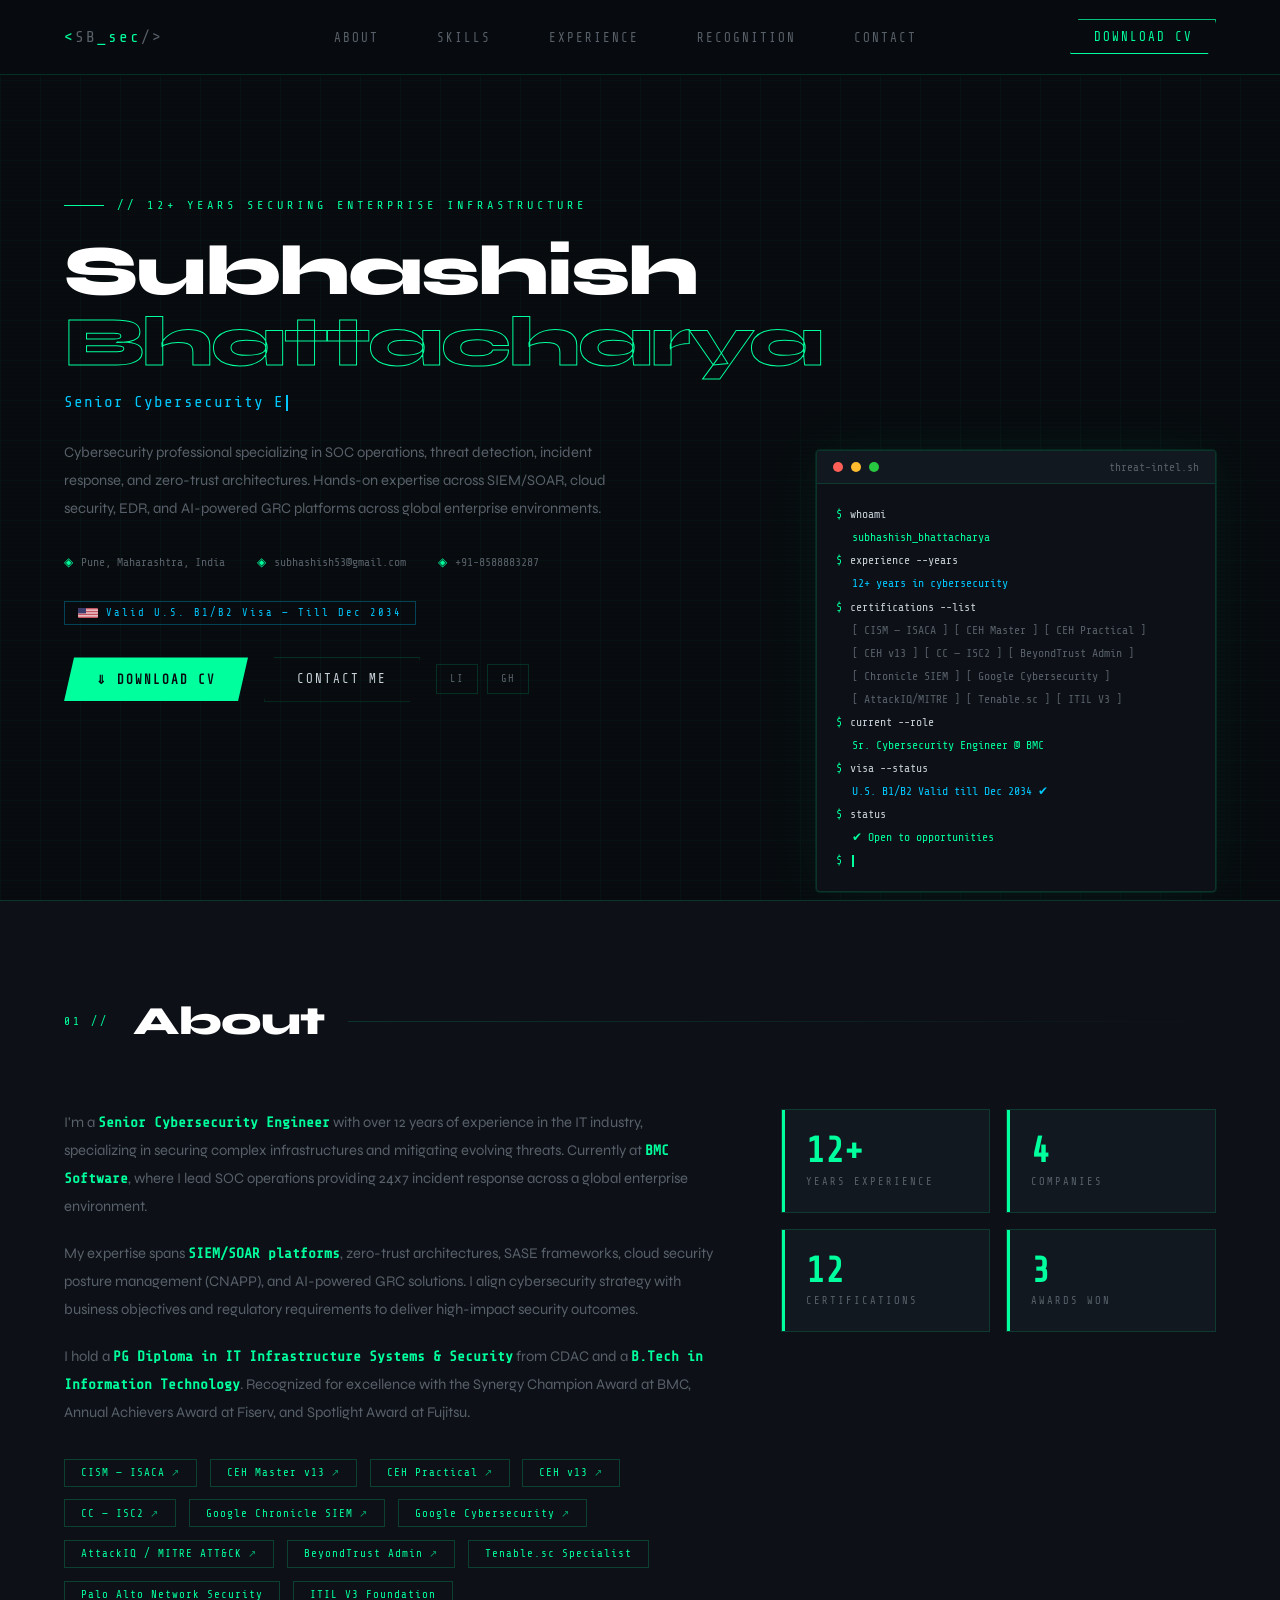
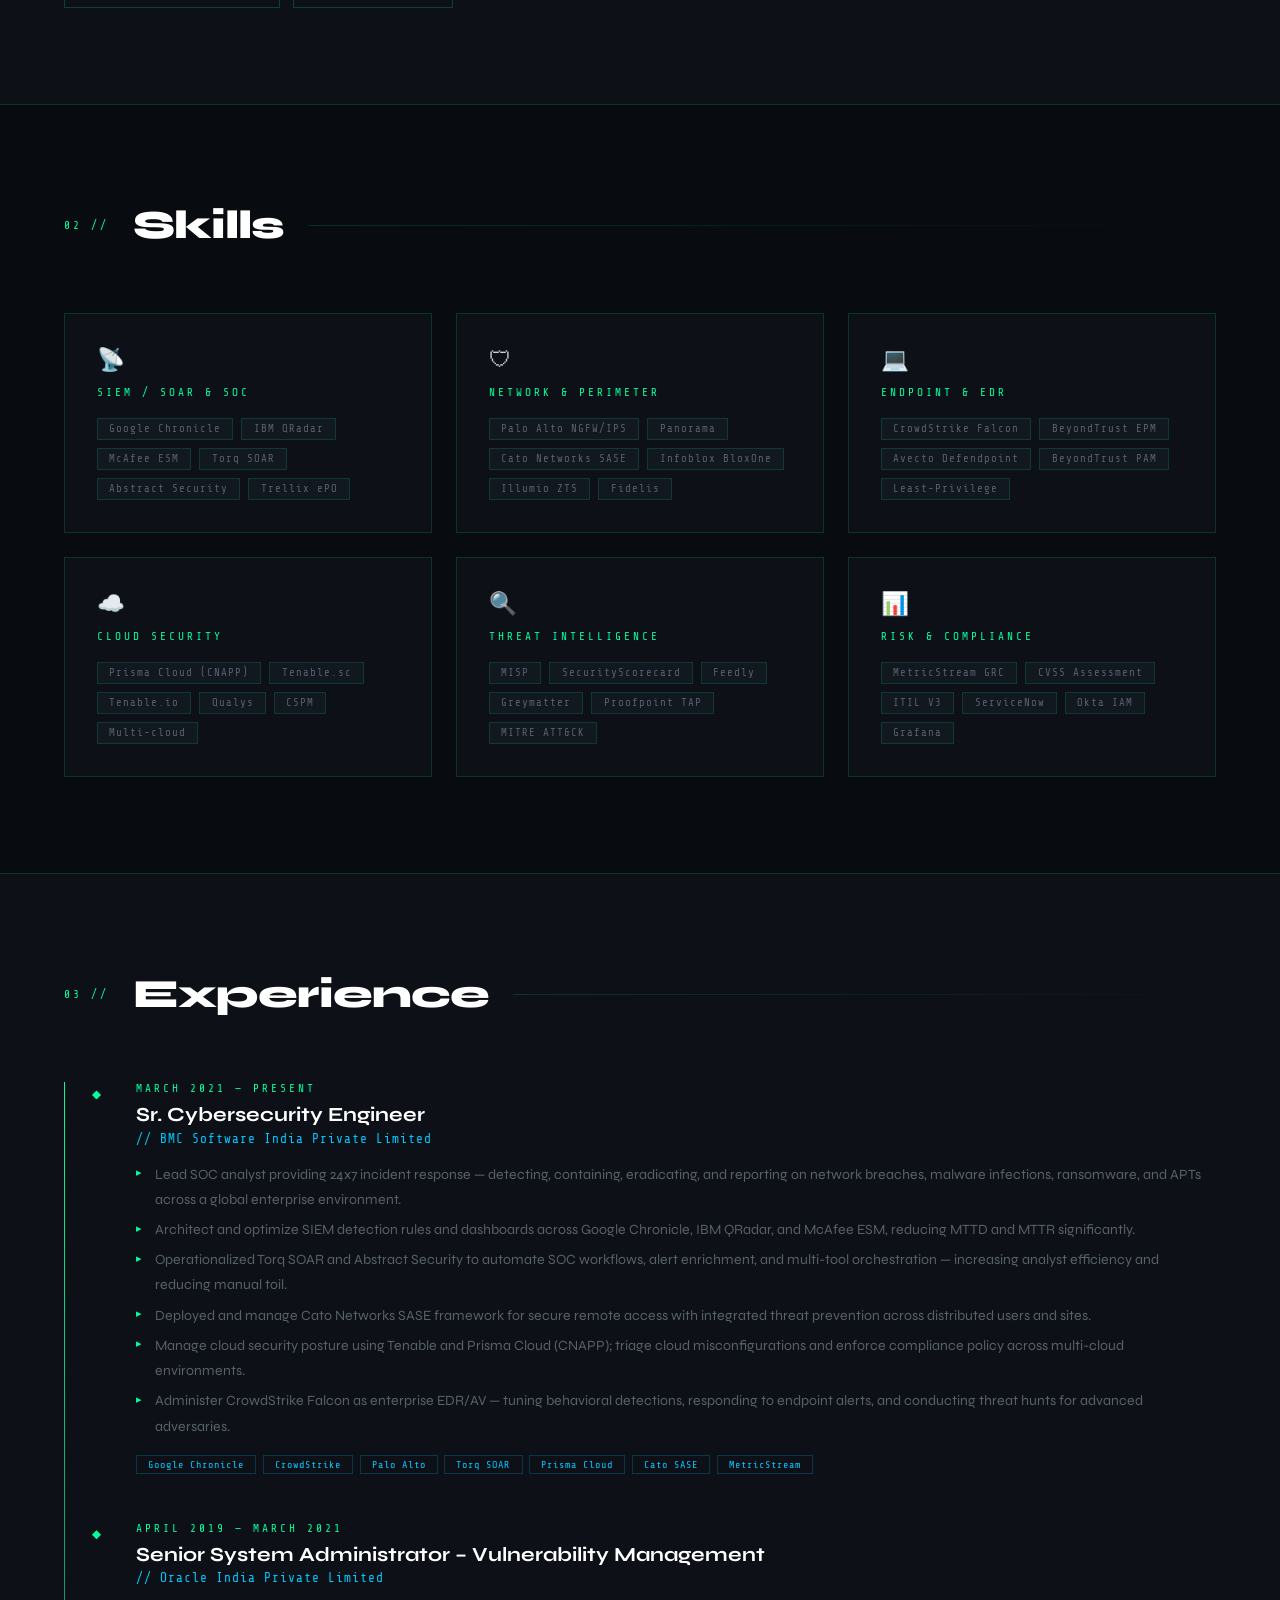
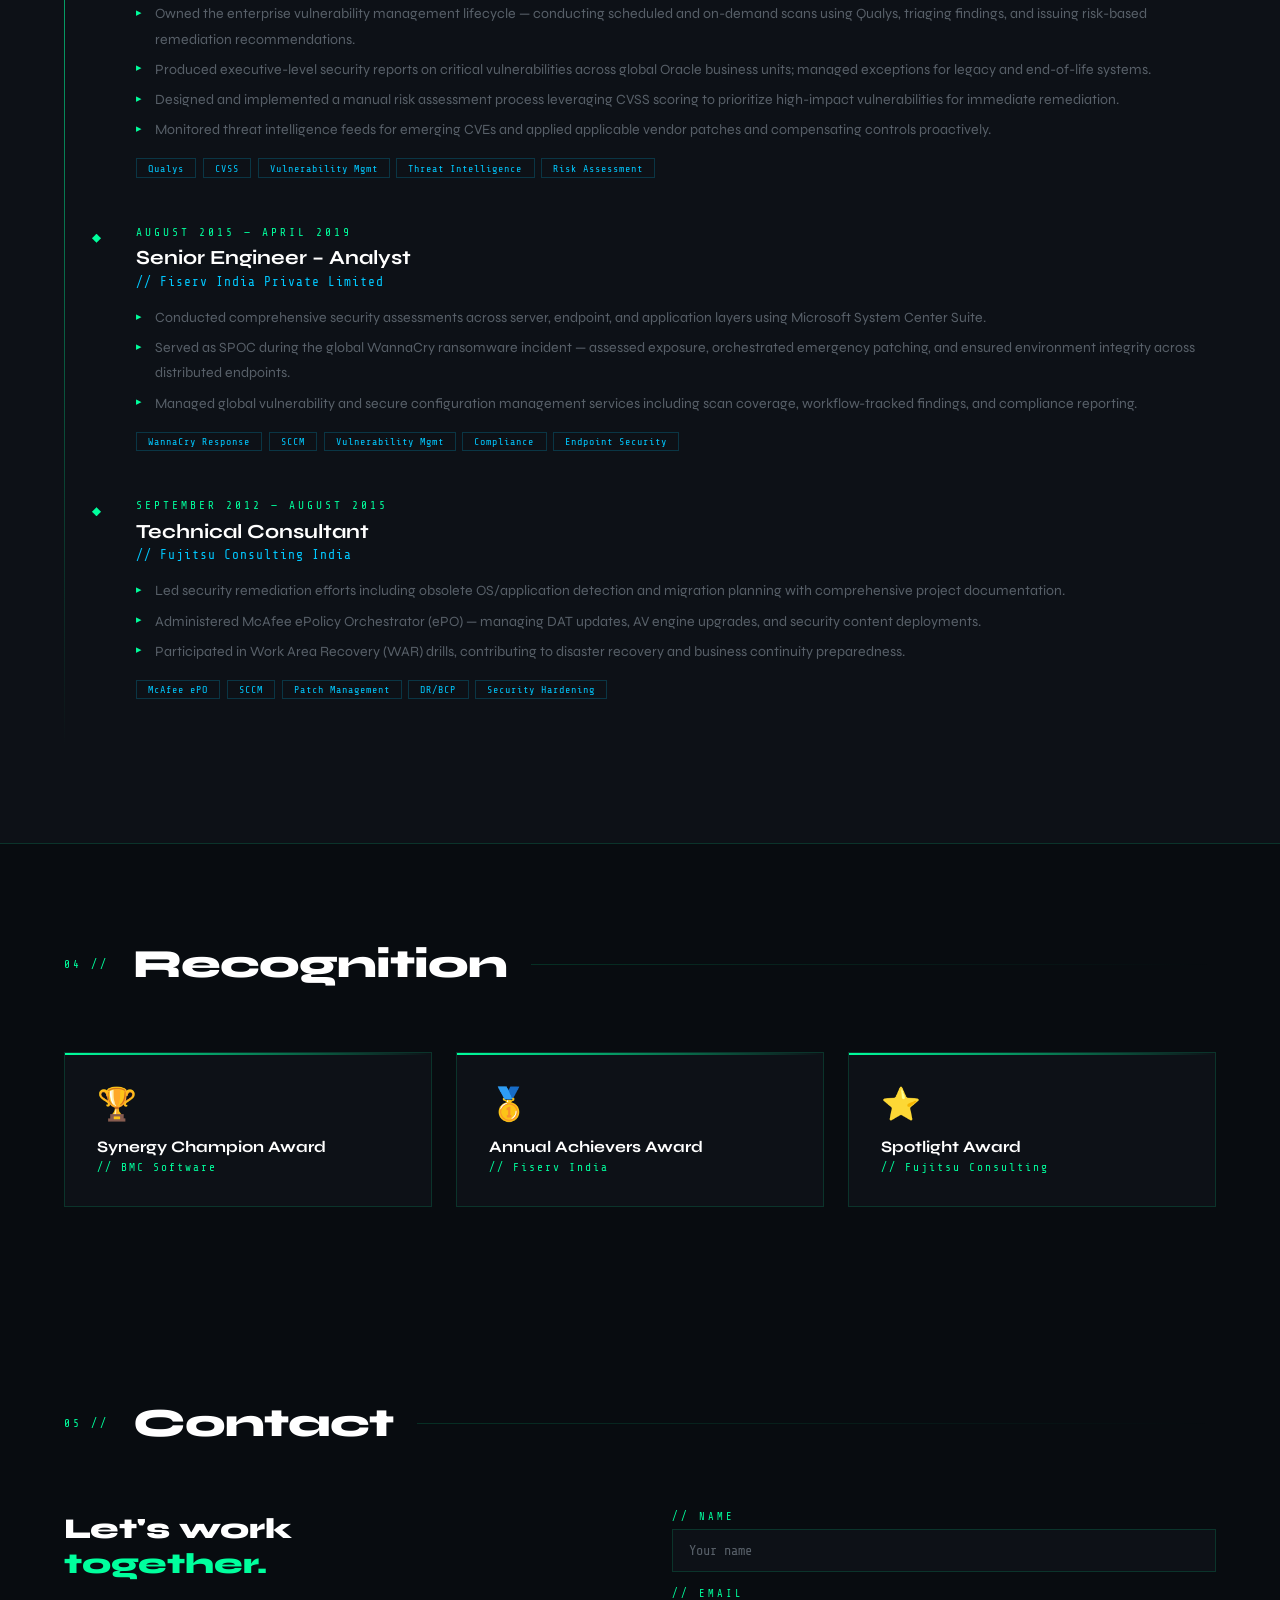
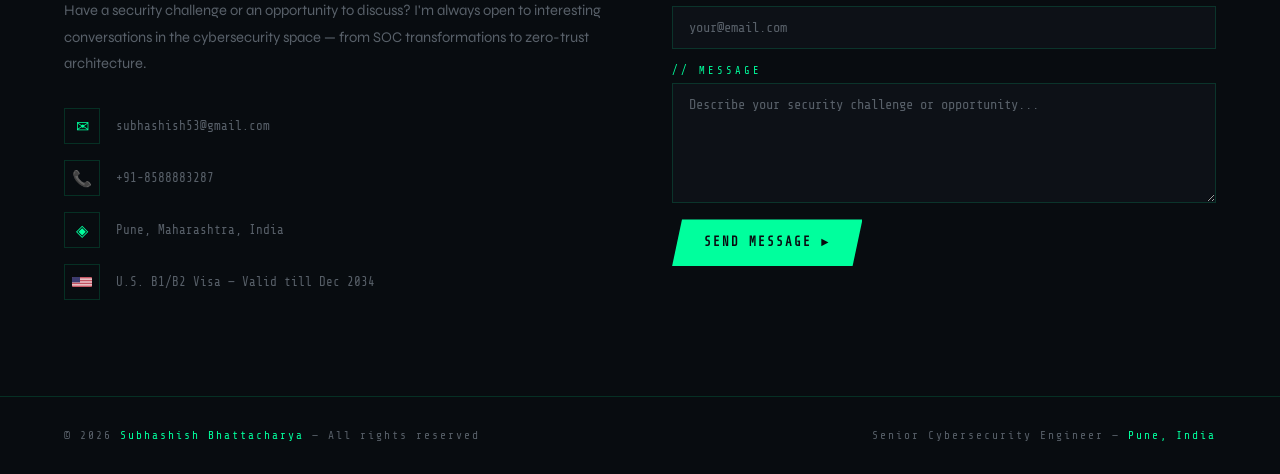
<file: docs/index.html>
<!DOCTYPE html>
<html lang="en">
<head>
<meta charset="UTF-8"/>
<meta name="viewport" content="width=device-width, initial-scale=1.0"/>
<meta name="description" content="Subhashish Bhattacharya — Senior Cybersecurity Engineer with 12+ years in SOC operations, threat detection, incident response, SIEM/SOAR, and cloud security across global enterprise environments."/>
<meta name="keywords" content="Cybersecurity Engineer, SOC, SIEM, SOAR, CrowdStrike, Chronicle, Incident Response, Threat Hunting, Cloud Security, Pune"/>
<meta name="author" content="Subhashish Bhattacharya"/>
<!-- Open Graph -->
<meta property="og:title" content="Subhashish Bhattacharya | Senior Cybersecurity Engineer"/>
<meta property="og:description" content="12+ years securing enterprise infrastructure — SOC, SIEM/SOAR, threat detection, cloud security."/>
<meta property="og:type" content="website"/>
<meta property="og:url" content="https://subhashish53.github.io/"/>
<!-- Twitter Card -->
<meta name="twitter:card" content="summary"/>
<meta name="twitter:title" content="Subhashish Bhattacharya | Senior Cybersecurity Engineer"/>
<meta name="twitter:description" content="12+ years securing enterprise infrastructure — SOC, SIEM/SOAR, threat detection, cloud security."/>
<title>Subhashish Bhattacharya | Senior Cybersecurity Engineer</title>
<link rel="preconnect" href="https://fonts.googleapis.com"/>
<link rel="preconnect" href="https://fonts.gstatic.com" crossorigin/>
<link href="https://fonts.googleapis.com/css2?family=Share+Tech+Mono&family=Syne:wght@400;600;700;800&display=swap" rel="stylesheet"/>
<link rel="stylesheet" href="style.css"/>
</head>
<body>

<a href="#hero" class="skip-link">Skip to content</a>

<!-- NAV -->
<nav aria-label="Main navigation">
  <a href="#hero" class="nav-logo" aria-label="Home">&lt;<span>SB</span>_sec<span>/&gt;</span></a>
  <ul class="nav-links" id="nav-menu" role="list">
    <li><a href="#about">About</a></li>
    <li><a href="#skills">Skills</a></li>
    <li><a href="#experience">Experience</a></li>
    <li><a href="#awards">Recognition</a></li>
    <li><a href="#contact">Contact</a></li>
  </ul>
  <button class="nav-hamburger" id="nav-toggle" aria-controls="nav-menu" aria-expanded="false" aria-label="Toggle navigation menu">
    <span></span><span></span><span></span>
  </button>
  <a href="Subhashish_Bhattacharya.pdf" download class="nav-cta" aria-label="Download CV PDF">Download CV</a>
</nav>

<!-- HERO -->
<section id="hero" aria-label="Introduction">
  <div class="hero-content">
    <div class="hero-tag">// 12+ years securing enterprise infrastructure</div>
    <h1 class="hero-name">Subhashish<br><span class="outline">Bhattacharya</span></h1>
    <div class="hero-title" aria-live="polite" aria-label="Current role">
      <span id="typed-text">Senior Cybersecurity Engineer</span><span class="cursor" aria-hidden="true"></span>
    </div>
    <p class="hero-desc">
      Cybersecurity professional specializing in SOC operations, threat detection, incident response, and zero-trust architectures. Hands-on expertise across SIEM/SOAR, cloud security, EDR, and AI-powered GRC platforms across global enterprise environments.
    </p>
    <div class="hero-info">
      <div class="hero-info-item"><span class="icon" aria-hidden="true">◈</span> Pune, Maharashtra, India</div>
      <div class="hero-info-item"><span class="icon" aria-hidden="true">◈</span> <a href="mailto:subhashish53@gmail.com" style="color:inherit;text-decoration:none;">subhashish53@gmail.com</a></div>
      <div class="hero-info-item"><span class="icon" aria-hidden="true">◈</span> +91-8588883287</div>
    </div>
    <div class="visa-badge" role="note"><img src="data:image/svg+xml,%3Csvg xmlns='http://www.w3.org/2000/svg' viewBox='0 0 60 30'%3E%3Crect width='60' height='30' fill='%23B22234'/%3E%3Crect y='2.3' width='60' height='2.3' fill='white'/%3E%3Crect y='6.9' width='60' height='2.3' fill='white'/%3E%3Crect y='11.5' width='60' height='2.3' fill='white'/%3E%3Crect y='16.2' width='60' height='2.3' fill='white'/%3E%3Crect y='20.8' width='60' height='2.3' fill='white'/%3E%3Crect y='25.4' width='60' height='2.3' fill='white'/%3E%3Crect width='24' height='16.2' fill='%233C3B6E'/%3E%3C/svg%3E" alt="US Flag" class="flag-img" aria-hidden="true"/> Valid U.S. B1/B2 Visa — Till Dec 2034</div>
    <div class="hero-actions">
      <a href="Subhashish_Bhattacharya.pdf" download class="btn-primary" aria-label="Download CV PDF">&#8659; Download CV</a>
      <a href="#contact" class="btn-secondary">Contact Me</a>
      <div class="social-links" aria-label="Social profiles">
        <a href="https://www.linkedin.com/in/subhashish53/" target="_blank" rel="noopener noreferrer" aria-label="LinkedIn profile">LI</a>
        <a href="https://github.com/subhashish53" target="_blank" rel="noopener noreferrer" aria-label="GitHub profile">GH</a>
      </div>
    </div>
  </div>

  <div class="hero-terminal" aria-hidden="true" role="presentation">
    <div class="terminal-bar">
      <div class="t-dot red"></div><div class="t-dot yellow"></div><div class="t-dot green"></div>
      <div class="terminal-title">threat-intel.sh</div>
    </div>
    <div class="terminal-body">
      <div class="t-line"><span class="t-prompt">$</span><span class="t-cmd"> whoami</span></div>
      <div class="t-out t-green">subhashish_bhattacharya</div>
      <div class="t-line"><span class="t-prompt">$</span><span class="t-cmd"> experience --years</span></div>
      <div class="t-out t-blue">12+ years in cybersecurity</div>
      <div class="t-line"><span class="t-prompt">$</span><span class="t-cmd"> certifications --list</span></div>
      <div class="t-out">[ CISM — ISACA ] [ CEH Master ] [ CEH Practical ]</div>
      <div class="t-out">[ CEH v13 ] [ CC — ISC2 ] [ BeyondTrust Admin ]</div>
      <div class="t-out">[ Chronicle SIEM ] [ Google Cybersecurity ]</div>
      <div class="t-out">[ AttackIQ/MITRE ] [ Tenable.sc ] [ ITIL V3 ]</div>
      <div class="t-line"><span class="t-prompt">$</span><span class="t-cmd"> current --role</span></div>
      <div class="t-out t-green">Sr. Cybersecurity Engineer @ BMC</div>
      <div class="t-line"><span class="t-prompt">$</span><span class="t-cmd"> visa --status</span></div>
      <div class="t-out t-blue">U.S. B1/B2 Valid till Dec 2034 ✔</div>
      <div class="t-line"><span class="t-prompt">$</span><span class="t-cmd"> status</span></div>
      <div class="t-out t-green">✔ Open to opportunities</div>
      <div class="t-line"><span class="t-prompt">$</span><span class="t-cmd"><span class="cursor" style="background:var(--accent)" aria-hidden="true"></span></span></div>
    </div>
  </div>
</section>

<!-- ABOUT -->
<section id="about" aria-labelledby="about-title">
  <div class="section-header reveal">
    <span class="section-number">01 //</span>
    <h2 class="section-title" id="about-title">About</h2>
    <div class="section-line" aria-hidden="true"></div>
  </div>
  <div class="about-grid">
    <div class="about-text reveal">
      <p>I'm a <strong>Senior Cybersecurity Engineer</strong> with over 12 years of experience in the IT industry, specializing in securing complex infrastructures and mitigating evolving threats. Currently at <strong>BMC Software</strong>, where I lead SOC operations providing 24x7 incident response across a global enterprise environment.</p>
      <p>My expertise spans <strong>SIEM/SOAR platforms</strong>, zero-trust architectures, SASE frameworks, cloud security posture management (CNAPP), and AI-powered GRC solutions. I align cybersecurity strategy with business objectives and regulatory requirements to deliver high-impact security outcomes.</p>
      <p>I hold a <strong>PG Diploma in IT Infrastructure Systems &amp; Security</strong> from CDAC and a <strong>B.Tech in Information Technology</strong>. Recognized for excellence with the Synergy Champion Award at BMC, Annual Achievers Award at Fiserv, and Spotlight Award at Fujitsu.</p>

      <div class="certs-grid" role="list" aria-label="Certifications">
        <a class="cert-badge" role="listitem" href="https://www.credly.com/badges/08dbc34d-e177-4d0a-a1e9-6bf8537245f0/public_url" target="_blank" rel="noopener noreferrer" aria-label="CISM ISACA certificate verified on Credly (opens in new tab)">CISM — ISACA</a>
        <a class="cert-badge" role="listitem" href="https://drive.google.com/file/d/1cqCPP0fcl5gA-QZOKap31Gk3EQddqBVk/view" target="_blank" rel="noopener noreferrer" aria-label="CEH Master v13 certificate (opens in new tab)">CEH Master v13</a>
        <a class="cert-badge" role="listitem" href="https://drive.google.com/file/d/16MxEuxCjTVktu-DKGBJn0GdXpfcSZPaK/view" target="_blank" rel="noopener noreferrer" aria-label="CEH Practical certificate (opens in new tab)">CEH Practical</a>
        <a class="cert-badge" role="listitem" href="https://drive.google.com/file/d/1heQb-JkA9ScF9t5deFjkH-E2OxWP1b0K/view" target="_blank" rel="noopener noreferrer" aria-label="CEH v13 certificate (opens in new tab)">CEH v13</a>
        <a class="cert-badge" role="listitem" href="https://drive.google.com/file/d/1R3XdmagIMR9EzPBZNs9bTCRd5XsYGVK7/view" target="_blank" rel="noopener noreferrer" aria-label="CC — ISC2 certificate (opens in new tab)">CC — ISC2</a>
        <a class="cert-badge" role="listitem" href="https://drive.google.com/file/d/1AcaLoS705KobUgCL_Svd_c0FHXDXWL0P/view" target="_blank" rel="noopener noreferrer" aria-label="Google Chronicle SIEM certificate (opens in new tab)">Google Chronicle SIEM</a>
        <a class="cert-badge" role="listitem" href="https://drive.google.com/file/d/1JjbPBuRhxGrsvR8KgAdQMt10MkFg2x_4/view" target="_blank" rel="noopener noreferrer" aria-label="Google Cybersecurity certificate (opens in new tab)">Google Cybersecurity</a>
        <a class="cert-badge" role="listitem" href="https://drive.google.com/file/d/1i5aWia-tntS1HQNsrq4wCXVqkUFIYgM4/view" target="_blank" rel="noopener noreferrer" aria-label="AttackIQ MITRE ATT&amp;CK certificate (opens in new tab)">AttackIQ / MITRE ATT&amp;CK</a>
        <a class="cert-badge" role="listitem" href="https://drive.google.com/file/d/1MNc_0Uo7kedq93VqOlQg95E8Md-zAUr9/view" target="_blank" rel="noopener noreferrer" aria-label="BeyondTrust Admin certificate (opens in new tab)">BeyondTrust Admin</a>
        <span class="cert-badge" role="listitem">Tenable.sc Specialist</span>
        <span class="cert-badge" role="listitem">Palo Alto Network Security</span>
        <span class="cert-badge" role="listitem">ITIL V3 Foundation</span>
      </div>
    </div>
    <div class="about-stats reveal" aria-label="Career statistics">
      <div class="stat-card"><div class="stat-num">12+</div><div class="stat-label">Years Experience</div></div>
      <div class="stat-card"><div class="stat-num">4</div><div class="stat-label">Companies</div></div>
      <div class="stat-card"><div class="stat-num">12</div><div class="stat-label">Certifications</div></div>
      <div class="stat-card"><div class="stat-num">3</div><div class="stat-label">Awards Won</div></div>
    </div>
  </div>
</section>

<!-- SKILLS -->
<section id="skills" aria-labelledby="skills-title">
  <div class="section-header reveal">
    <span class="section-number">02 //</span>
    <h2 class="section-title" id="skills-title">Skills</h2>
    <div class="section-line" aria-hidden="true"></div>
  </div>
  <div class="skills-grid">
    <div class="skill-category reveal">
      <div class="skill-cat-icon" aria-hidden="true">📡</div>
      <div class="skill-cat-title">SIEM / SOAR &amp; SOC</div>
      <div class="skill-tags">
        <span class="skill-tag">Google Chronicle</span>
        <span class="skill-tag">IBM QRadar</span>
        <span class="skill-tag">McAfee ESM</span>
        <span class="skill-tag">Torq SOAR</span>
        <span class="skill-tag">Abstract Security</span>
        <span class="skill-tag">Trellix ePO</span>
      </div>
    </div>
    <div class="skill-category reveal">
      <div class="skill-cat-icon" aria-hidden="true">🛡</div>
      <div class="skill-cat-title">Network &amp; Perimeter</div>
      <div class="skill-tags">
        <span class="skill-tag">Palo Alto NGFW/IPS</span>
        <span class="skill-tag">Panorama</span>
        <span class="skill-tag">Cato Networks SASE</span>
        <span class="skill-tag">Infoblox BloxOne</span>
        <span class="skill-tag">Illumio ZTS</span>
        <span class="skill-tag">Fidelis</span>
      </div>
    </div>
    <div class="skill-category reveal">
      <div class="skill-cat-icon" aria-hidden="true">💻</div>
      <div class="skill-cat-title">Endpoint &amp; EDR</div>
      <div class="skill-tags">
        <span class="skill-tag">CrowdStrike Falcon</span>
        <span class="skill-tag">BeyondTrust EPM</span>
        <span class="skill-tag">Avecto Defendpoint</span>
        <span class="skill-tag">BeyondTrust PAM</span>
        <span class="skill-tag">Least-Privilege</span>
      </div>
    </div>
    <div class="skill-category reveal">
      <div class="skill-cat-icon" aria-hidden="true">☁️</div>
      <div class="skill-cat-title">Cloud Security</div>
      <div class="skill-tags">
        <span class="skill-tag">Prisma Cloud (CNAPP)</span>
        <span class="skill-tag">Tenable.sc</span>
        <span class="skill-tag">Tenable.io</span>
        <span class="skill-tag">Qualys</span>
        <span class="skill-tag">CSPM</span>
        <span class="skill-tag">Multi-cloud</span>
      </div>
    </div>
    <div class="skill-category reveal">
      <div class="skill-cat-icon" aria-hidden="true">🔍</div>
      <div class="skill-cat-title">Threat Intelligence</div>
      <div class="skill-tags">
        <span class="skill-tag">MISP</span>
        <span class="skill-tag">SecurityScorecard</span>
        <span class="skill-tag">Feedly</span>
        <span class="skill-tag">Greymatter</span>
        <span class="skill-tag">Proofpoint TAP</span>
        <span class="skill-tag">MITRE ATT&amp;CK</span>
      </div>
    </div>
    <div class="skill-category reveal">
      <div class="skill-cat-icon" aria-hidden="true">📊</div>
      <div class="skill-cat-title">Risk &amp; Compliance</div>
      <div class="skill-tags">
        <span class="skill-tag">MetricStream GRC</span>
        <span class="skill-tag">CVSS Assessment</span>
        <span class="skill-tag">ITIL V3</span>
        <span class="skill-tag">ServiceNow</span>
        <span class="skill-tag">Okta IAM</span>
        <span class="skill-tag">Grafana</span>
      </div>
    </div>
  </div>
</section>

<!-- EXPERIENCE -->
<section id="experience" aria-labelledby="experience-title">
  <div class="section-header reveal">
    <span class="section-number">03 //</span>
    <h2 class="section-title" id="experience-title">Experience</h2>
    <div class="section-line" aria-hidden="true"></div>
  </div>
  <div class="timeline">

    <article class="timeline-item reveal">
      <div class="timeline-date">March 2021 — Present</div>
      <h3 class="timeline-role">Sr. Cybersecurity Engineer</h3>
      <div class="timeline-company">// BMC Software India Private Limited</div>
      <ul class="timeline-bullets">
        <li>Lead SOC analyst providing 24x7 incident response — detecting, containing, eradicating, and reporting on network breaches, malware infections, ransomware, and APTs across a global enterprise environment.</li>
        <li>Architect and optimize SIEM detection rules and dashboards across Google Chronicle, IBM QRadar, and McAfee ESM, reducing MTTD and MTTR significantly.</li>
        <li>Operationalized Torq SOAR and Abstract Security to automate SOC workflows, alert enrichment, and multi-tool orchestration — increasing analyst efficiency and reducing manual toil.</li>
        <li>Deployed and manage Cato Networks SASE framework for secure remote access with integrated threat prevention across distributed users and sites.</li>
        <li>Manage cloud security posture using Tenable and Prisma Cloud (CNAPP); triage cloud misconfigurations and enforce compliance policy across multi-cloud environments.</li>
        <li>Administer CrowdStrike Falcon as enterprise EDR/AV — tuning behavioral detections, responding to endpoint alerts, and conducting threat hunts for advanced adversaries.</li>
      </ul>
      <div class="timeline-tags" aria-label="Technologies used">
        <span class="timeline-tag">Google Chronicle</span>
        <span class="timeline-tag">CrowdStrike</span>
        <span class="timeline-tag">Palo Alto</span>
        <span class="timeline-tag">Torq SOAR</span>
        <span class="timeline-tag">Prisma Cloud</span>
        <span class="timeline-tag">Cato SASE</span>
        <span class="timeline-tag">MetricStream</span>
      </div>
    </article>

    <article class="timeline-item reveal">
      <div class="timeline-date">April 2019 — March 2021</div>
      <h3 class="timeline-role">Senior System Administrator – Vulnerability Management</h3>
      <div class="timeline-company">// Oracle India Private Limited</div>
      <ul class="timeline-bullets">
        <li>Owned the enterprise vulnerability management lifecycle — conducting scheduled and on-demand scans using Qualys, triaging findings, and issuing risk-based remediation recommendations.</li>
        <li>Produced executive-level security reports on critical vulnerabilities across global Oracle business units; managed exceptions for legacy and end-of-life systems.</li>
        <li>Designed and implemented a manual risk assessment process leveraging CVSS scoring to prioritize high-impact vulnerabilities for immediate remediation.</li>
        <li>Monitored threat intelligence feeds for emerging CVEs and applied applicable vendor patches and compensating controls proactively.</li>
      </ul>
      <div class="timeline-tags" aria-label="Technologies used">
        <span class="timeline-tag">Qualys</span>
        <span class="timeline-tag">CVSS</span>
        <span class="timeline-tag">Vulnerability Mgmt</span>
        <span class="timeline-tag">Threat Intelligence</span>
        <span class="timeline-tag">Risk Assessment</span>
      </div>
    </article>

    <article class="timeline-item reveal">
      <div class="timeline-date">August 2015 — April 2019</div>
      <h3 class="timeline-role">Senior Engineer – Analyst</h3>
      <div class="timeline-company">// Fiserv India Private Limited</div>
      <ul class="timeline-bullets">
        <li>Conducted comprehensive security assessments across server, endpoint, and application layers using Microsoft System Center Suite.</li>
        <li>Served as SPOC during the global WannaCry ransomware incident — assessed exposure, orchestrated emergency patching, and ensured environment integrity across distributed endpoints.</li>
        <li>Managed global vulnerability and secure configuration management services including scan coverage, workflow-tracked findings, and compliance reporting.</li>
      </ul>
      <div class="timeline-tags" aria-label="Technologies used">
        <span class="timeline-tag">WannaCry Response</span>
        <span class="timeline-tag">SCCM</span>
        <span class="timeline-tag">Vulnerability Mgmt</span>
        <span class="timeline-tag">Compliance</span>
        <span class="timeline-tag">Endpoint Security</span>
      </div>
    </article>

    <article class="timeline-item reveal">
      <div class="timeline-date">September 2012 — August 2015</div>
      <h3 class="timeline-role">Technical Consultant</h3>
      <div class="timeline-company">// Fujitsu Consulting India</div>
      <ul class="timeline-bullets">
        <li>Led security remediation efforts including obsolete OS/application detection and migration planning with comprehensive project documentation.</li>
        <li>Administered McAfee ePolicy Orchestrator (ePO) — managing DAT updates, AV engine upgrades, and security content deployments.</li>
        <li>Participated in Work Area Recovery (WAR) drills, contributing to disaster recovery and business continuity preparedness.</li>
      </ul>
      <div class="timeline-tags" aria-label="Technologies used">
        <span class="timeline-tag">McAfee ePO</span>
        <span class="timeline-tag">SCCM</span>
        <span class="timeline-tag">Patch Management</span>
        <span class="timeline-tag">DR/BCP</span>
        <span class="timeline-tag">Security Hardening</span>
      </div>
    </article>

  </div>
</section>

<!-- AWARDS -->
<section id="awards" aria-labelledby="awards-title">
  <div class="section-header reveal">
    <span class="section-number">04 //</span>
    <h2 class="section-title" id="awards-title">Recognition</h2>
    <div class="section-line" aria-hidden="true"></div>
  </div>
  <div class="awards-grid">
    <div class="award-card reveal">
      <div class="award-icon" aria-hidden="true">🏆</div>
      <div class="award-title">Synergy Champion Award</div>
      <div class="award-company">// BMC Software</div>
    </div>
    <div class="award-card reveal">
      <div class="award-icon" aria-hidden="true">🥇</div>
      <div class="award-title">Annual Achievers Award</div>
      <div class="award-company">// Fiserv India</div>
    </div>
    <div class="award-card reveal">
      <div class="award-icon" aria-hidden="true">⭐</div>
      <div class="award-title">Spotlight Award</div>
      <div class="award-company">// Fujitsu Consulting</div>
    </div>
  </div>
</section>

<!-- CONTACT -->
<section id="contact" aria-labelledby="contact-title">
  <div class="section-header reveal">
    <span class="section-number">05 //</span>
    <h2 class="section-title" id="contact-title">Contact</h2>
    <div class="section-line" aria-hidden="true"></div>
  </div>
  <div class="contact-grid">
    <div class="contact-info reveal">
      <h3>Let's work<br><span style="color:var(--accent)">together.</span></h3>
      <p>Have a security challenge or an opportunity to discuss? I'm always open to interesting conversations in the cybersecurity space — from SOC transformations to zero-trust architecture.</p>
      <div class="contact-items">
        <div class="contact-item"><div class="c-icon" aria-hidden="true">✉</div><span><a href="mailto:subhashish53@gmail.com" style="color:var(--text-dim);text-decoration:none;">subhashish53@gmail.com</a></span></div>
        <div class="contact-item"><div class="c-icon" aria-hidden="true">📞</div><span>+91-8588883287</span></div>
        <div class="contact-item"><div class="c-icon" aria-hidden="true">◈</div><span>Pune, Maharashtra, India</span></div>
        <div class="contact-item"><div class="c-icon" aria-hidden="true"><img src="data:image/svg+xml,%3Csvg xmlns='http://www.w3.org/2000/svg' viewBox='0 0 60 30'%3E%3Crect width='60' height='30' fill='%23B22234'/%3E%3Crect y='2.3' width='60' height='2.3' fill='white'/%3E%3Crect y='6.9' width='60' height='2.3' fill='white'/%3E%3Crect y='11.5' width='60' height='2.3' fill='white'/%3E%3Crect y='16.2' width='60' height='2.3' fill='white'/%3E%3Crect y='20.8' width='60' height='2.3' fill='white'/%3E%3Crect y='25.4' width='60' height='2.3' fill='white'/%3E%3Crect width='24' height='16.2' fill='%233C3B6E'/%3E%3C/svg%3E" alt="US Flag" class="flag-img" aria-hidden="true"/></div><span>U.S. B1/B2 Visa — Valid till Dec 2034</span></div>
      </div>
    </div>
    <form class="contact-form reveal" id="contact-form" aria-label="Contact form">
      <div class="form-group">
        <label class="form-label" for="contact-name">// Name</label>
        <input type="text" id="contact-name" name="name" class="form-input" placeholder="Your name" required autocomplete="name"/>
      </div>
      <div class="form-group">
        <label class="form-label" for="contact-email">// Email</label>
        <input type="email" id="contact-email" name="email" class="form-input" placeholder="your@email.com" required autocomplete="email"/>
      </div>
      <div class="form-group">
        <label class="form-label" for="contact-message">// Message</label>
        <textarea id="contact-message" name="message" class="form-input" placeholder="Describe your security challenge or opportunity..." required></textarea>
      </div>
      <button type="submit" class="btn-submit">Send Message &#9658;</button>
      <div class="form-status" id="form-status" role="status" aria-live="polite"></div>
    </form>
  </div>
</section>

<!-- FOOTER -->
<footer>
  <div class="footer-text">© 2026 <span>Subhashish Bhattacharya</span> — All rights reserved</div>
  <div class="footer-text">Senior Cybersecurity Engineer — <span>Pune, India</span></div>
</footer>

<script src="script.js" defer></script>
</body>
</html>
</file>
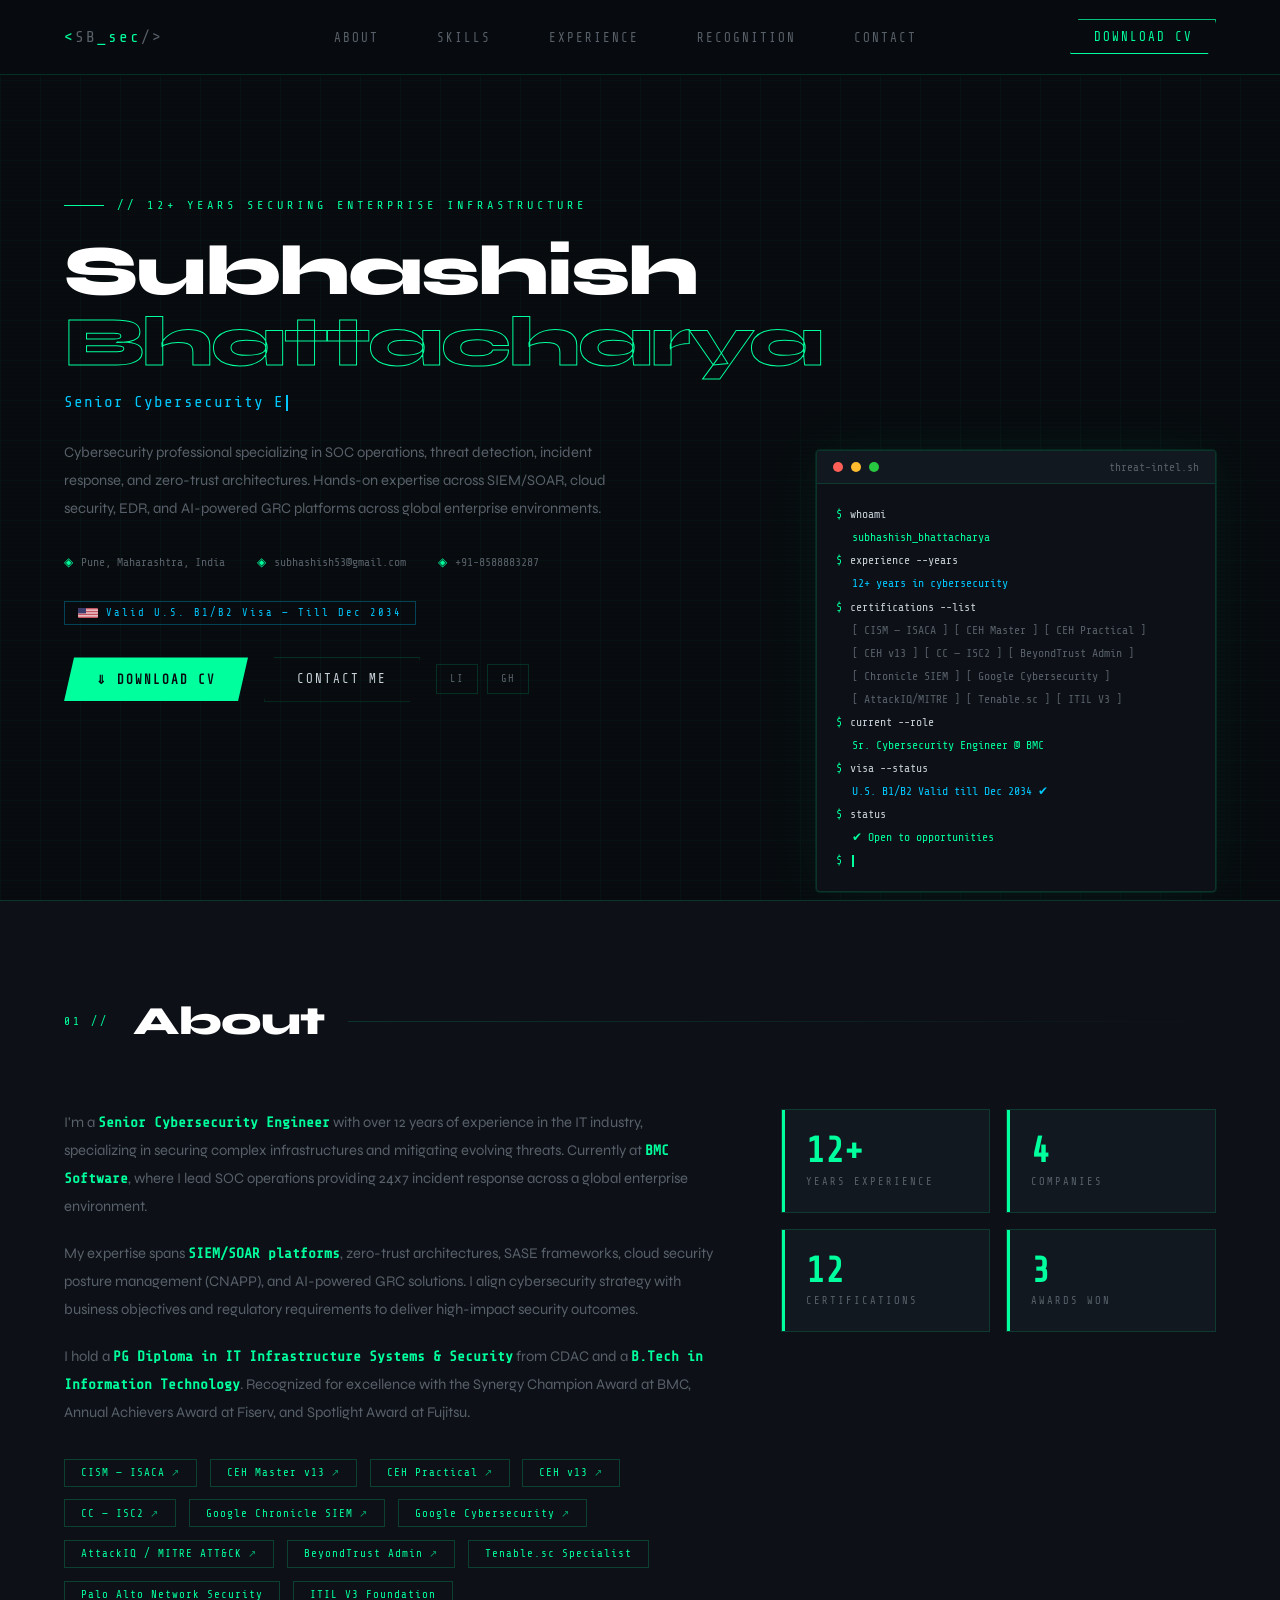
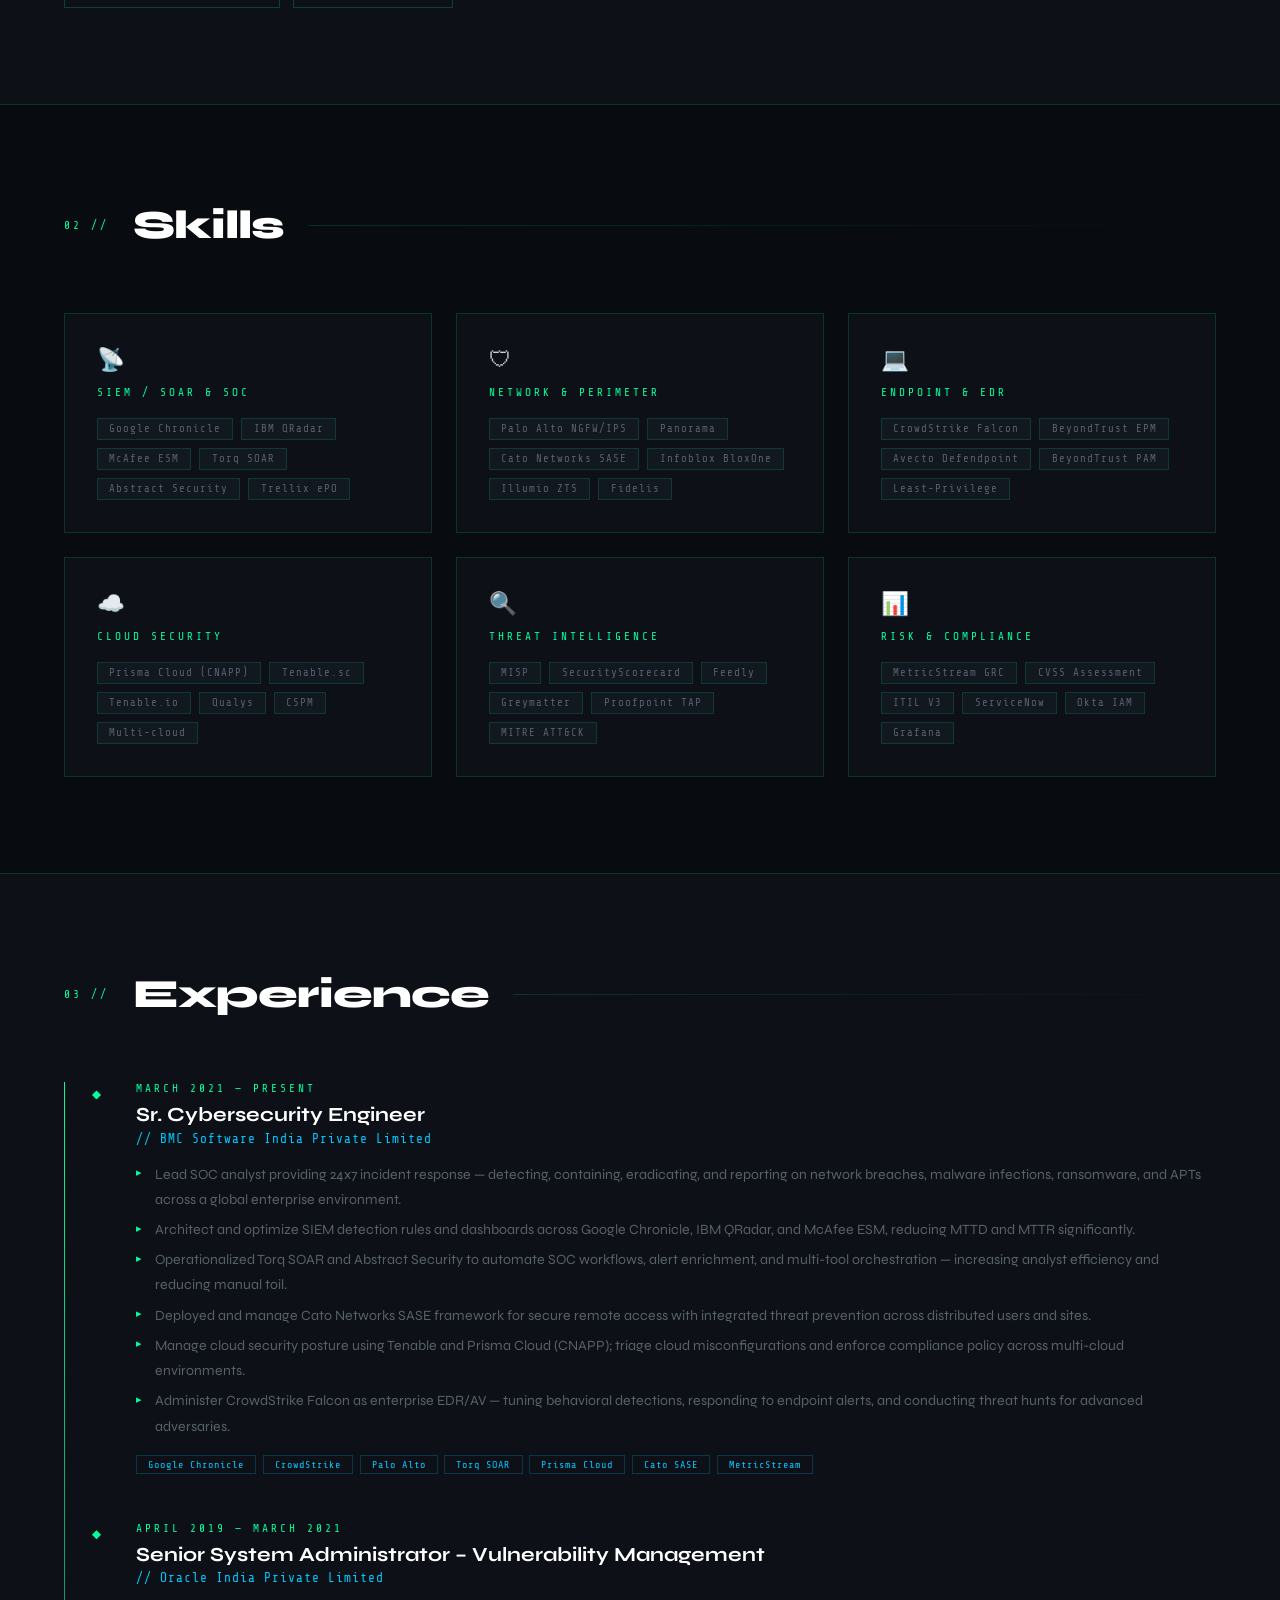
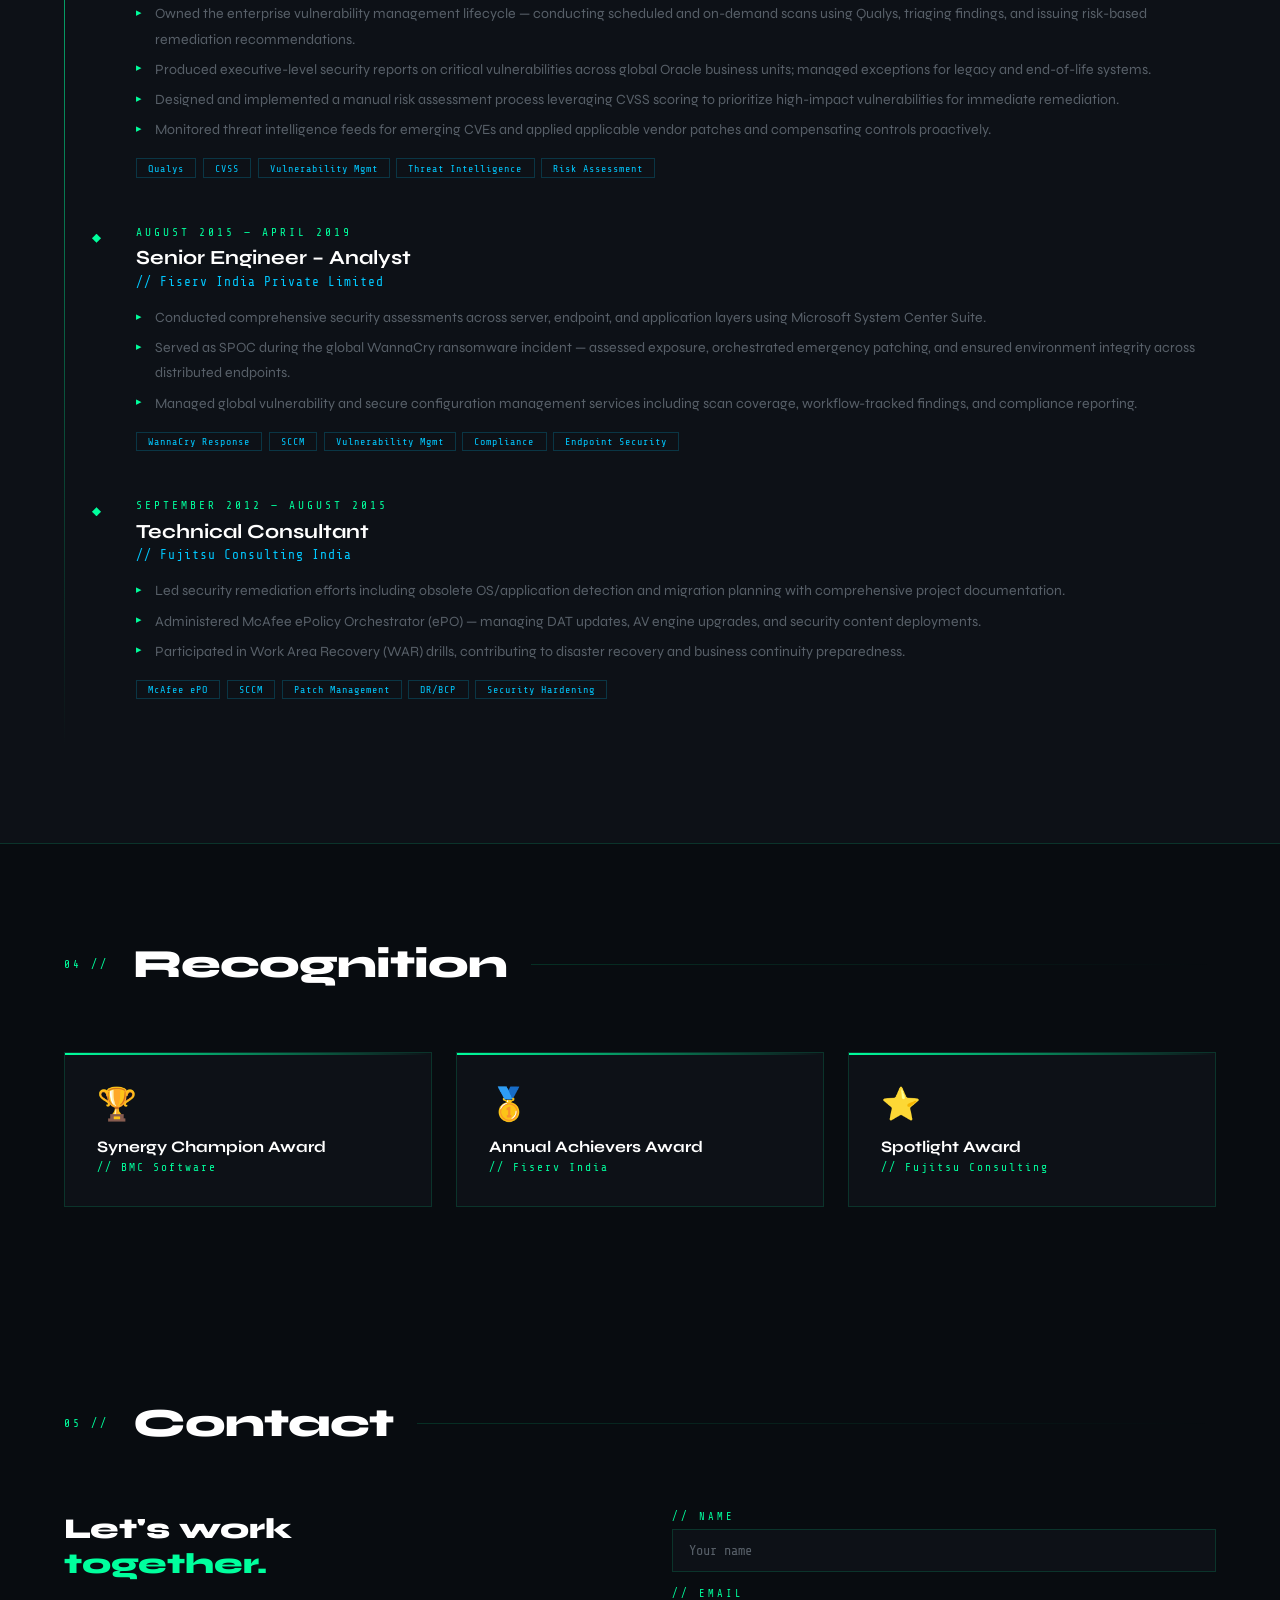
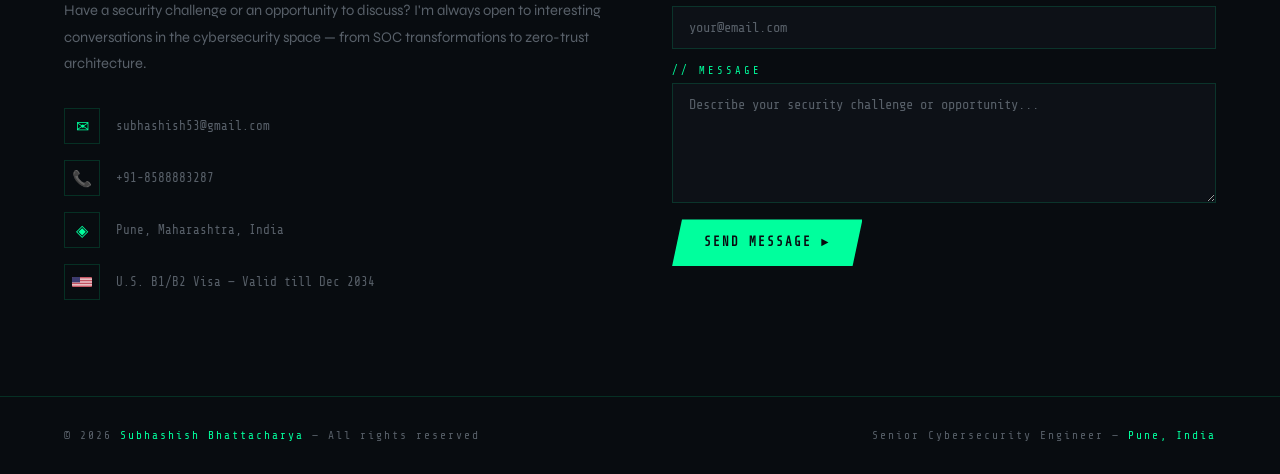
<file: netlify/index.html>
﻿<!DOCTYPE html>
<html lang="en">
<head>
<meta charset="UTF-8"/>
<meta name="viewport" content="width=device-width, initial-scale=1.0"/>
<meta name="description" content="Subhashish Bhattacharya — Senior Cybersecurity Engineer with 12+ years in SOC operations, threat detection, incident response, SIEM/SOAR, and cloud security across global enterprise environments."/>
<meta name="keywords" content="Cybersecurity Engineer, SOC, SIEM, SOAR, CrowdStrike, Chronicle, Incident Response, Threat Hunting, Cloud Security, Pune"/>
<meta name="author" content="Subhashish Bhattacharya"/>
<!-- Open Graph -->
<meta property="og:title" content="Subhashish Bhattacharya | Senior Cybersecurity Engineer"/>
<meta property="og:description" content="12+ years securing enterprise infrastructure — SOC, SIEM/SOAR, threat detection, cloud security."/>
<meta property="og:type" content="website"/>
<meta property="og:url" content="https://subhashish53.netlify.app/"/>
<!-- Twitter Card -->
<meta name="twitter:card" content="summary"/>
<meta name="twitter:title" content="Subhashish Bhattacharya | Senior Cybersecurity Engineer"/>
<meta name="twitter:description" content="12+ years securing enterprise infrastructure — SOC, SIEM/SOAR, threat detection, cloud security."/>
<title>Subhashish Bhattacharya | Senior Cybersecurity Engineer</title>
<link rel="preconnect" href="https://fonts.googleapis.com"/>
<link rel="preconnect" href="https://fonts.gstatic.com" crossorigin/>
<link href="https://fonts.googleapis.com/css2?family=Share+Tech+Mono&family=Syne:wght@400;600;700;800&display=swap" rel="stylesheet"/>
<link rel="stylesheet" href="style.css"/>
</head>
<body>

<a href="#hero" class="skip-link">Skip to content</a>

<!-- NAV -->
<nav aria-label="Main navigation">
  <a href="#hero" class="nav-logo" aria-label="Home">&lt;<span>SB</span>_sec<span>/&gt;</span></a>
  <ul class="nav-links" id="nav-menu" role="list">
    <li><a href="#about">About</a></li>
    <li><a href="#skills">Skills</a></li>
    <li><a href="#experience">Experience</a></li>
    <li><a href="#awards">Recognition</a></li>
    <li><a href="#contact">Contact</a></li>
  </ul>
  <button class="nav-hamburger" id="nav-toggle" aria-controls="nav-menu" aria-expanded="false" aria-label="Toggle navigation menu">
    <span></span><span></span><span></span>
  </button>
  <a href="Subhashish_Bhattacharya.pdf" download class="nav-cta" aria-label="Download CV PDF">Download CV</a>
</nav>

<!-- HERO -->
<section id="hero" aria-label="Introduction">
  <div class="hero-content">
    <div class="hero-tag">// 12+ years securing enterprise infrastructure</div>
    <h1 class="hero-name">Subhashish<br><span class="outline">Bhattacharya</span></h1>
    <div class="hero-title" aria-live="polite" aria-label="Current role">
      <span id="typed-text">Senior Cybersecurity Engineer</span><span class="cursor" aria-hidden="true"></span>
    </div>
    <p class="hero-desc">
      Cybersecurity professional specializing in SOC operations, threat detection, incident response, and zero-trust architectures. Hands-on expertise across SIEM/SOAR, cloud security, EDR, and AI-powered GRC platforms across global enterprise environments.
    </p>
    <div class="hero-info">
      <div class="hero-info-item"><span class="icon" aria-hidden="true">◈</span> Pune, Maharashtra, India</div>
      <div class="hero-info-item"><span class="icon" aria-hidden="true">◈</span> <a href="mailto:subhashish53@gmail.com" style="color:inherit;text-decoration:none;">subhashish53@gmail.com</a></div>
      <div class="hero-info-item"><span class="icon" aria-hidden="true">◈</span> +91-8588883287</div>
    </div>
    <div class="visa-badge" role="note"><img src="data:image/svg+xml,%3Csvg xmlns='http://www.w3.org/2000/svg' viewBox='0 0 60 30'%3E%3Crect width='60' height='30' fill='%23B22234'/%3E%3Crect y='2.3' width='60' height='2.3' fill='white'/%3E%3Crect y='6.9' width='60' height='2.3' fill='white'/%3E%3Crect y='11.5' width='60' height='2.3' fill='white'/%3E%3Crect y='16.2' width='60' height='2.3' fill='white'/%3E%3Crect y='20.8' width='60' height='2.3' fill='white'/%3E%3Crect y='25.4' width='60' height='2.3' fill='white'/%3E%3Crect width='24' height='16.2' fill='%233C3B6E'/%3E%3C/svg%3E" alt="US Flag" class="flag-img" aria-hidden="true"/> Valid U.S. B1/B2 Visa — Till Dec 2034</div>
    <div class="hero-actions">
      <a href="Subhashish_Bhattacharya.pdf" download class="btn-primary" aria-label="Download CV PDF">&#8659; Download CV</a>
      <a href="#contact" class="btn-secondary">Contact Me</a>
      <div class="social-links" aria-label="Social profiles">
        <a href="https://www.linkedin.com/in/subhashish53/" target="_blank" rel="noopener noreferrer" aria-label="LinkedIn profile">LI</a>
        <a href="https://github.com/subhashish53" target="_blank" rel="noopener noreferrer" aria-label="GitHub profile">GH</a>
      </div>
    </div>
  </div>

  <div class="hero-terminal" aria-hidden="true" role="presentation">
    <div class="terminal-bar">
      <div class="t-dot red"></div><div class="t-dot yellow"></div><div class="t-dot green"></div>
      <div class="terminal-title">threat-intel.sh</div>
    </div>
    <div class="terminal-body">
      <div class="t-line"><span class="t-prompt">$</span><span class="t-cmd"> whoami</span></div>
      <div class="t-out t-green">subhashish_bhattacharya</div>
      <div class="t-line"><span class="t-prompt">$</span><span class="t-cmd"> experience --years</span></div>
      <div class="t-out t-blue">12+ years in cybersecurity</div>
      <div class="t-line"><span class="t-prompt">$</span><span class="t-cmd"> certifications --list</span></div>
      <div class="t-out">[ CISM — ISACA ] [ CEH Master ] [ CEH Practical ]</div>
      <div class="t-out">[ CEH v13 ] [ CC — ISC2 ] [ BeyondTrust Admin ]</div>
      <div class="t-out">[ Chronicle SIEM ] [ Google Cybersecurity ]</div>
      <div class="t-out">[ AttackIQ/MITRE ] [ Tenable.sc ] [ ITIL V3 ]</div>
      <div class="t-line"><span class="t-prompt">$</span><span class="t-cmd"> current --role</span></div>
      <div class="t-out t-green">Sr. Cybersecurity Engineer @ BMC</div>
      <div class="t-line"><span class="t-prompt">$</span><span class="t-cmd"> visa --status</span></div>
      <div class="t-out t-blue">U.S. B1/B2 Valid till Dec 2034 ✔</div>
      <div class="t-line"><span class="t-prompt">$</span><span class="t-cmd"> status</span></div>
      <div class="t-out t-green">✔ Open to opportunities</div>
      <div class="t-line"><span class="t-prompt">$</span><span class="t-cmd"><span class="cursor" style="background:var(--accent)" aria-hidden="true"></span></span></div>
    </div>
  </div>
</section>

<!-- ABOUT -->
<section id="about" aria-labelledby="about-title">
  <div class="section-header reveal">
    <span class="section-number">01 //</span>
    <h2 class="section-title" id="about-title">About</h2>
    <div class="section-line" aria-hidden="true"></div>
  </div>
  <div class="about-grid">
    <div class="about-text reveal">
      <p>I'm a <strong>Senior Cybersecurity Engineer</strong> with over 12 years of experience in the IT industry, specializing in securing complex infrastructures and mitigating evolving threats. Currently at <strong>BMC Software</strong>, where I lead SOC operations providing 24x7 incident response across a global enterprise environment.</p>
      <p>My expertise spans <strong>SIEM/SOAR platforms</strong>, zero-trust architectures, SASE frameworks, cloud security posture management (CNAPP), and AI-powered GRC solutions. I align cybersecurity strategy with business objectives and regulatory requirements to deliver high-impact security outcomes.</p>
      <p>I hold a <strong>PG Diploma in IT Infrastructure Systems &amp; Security</strong> from CDAC and a <strong>B.Tech in Information Technology</strong>. Recognized for excellence with the Synergy Champion Award at BMC, Annual Achievers Award at Fiserv, and Spotlight Award at Fujitsu.</p>

      <div class="certs-grid" role="list" aria-label="Certifications">
        <a class="cert-badge" role="listitem" href="https://www.credly.com/badges/08dbc34d-e177-4d0a-a1e9-6bf8537245f0/public_url" target="_blank" rel="noopener noreferrer" aria-label="CISM ISACA certificate verified on Credly (opens in new tab)">CISM — ISACA</a>
        <a class="cert-badge" role="listitem" href="https://drive.google.com/file/d/1cqCPP0fcl5gA-QZOKap31Gk3EQddqBVk/view" target="_blank" rel="noopener noreferrer" aria-label="CEH Master v13 certificate (opens in new tab)">CEH Master v13</a>
        <a class="cert-badge" role="listitem" href="https://drive.google.com/file/d/16MxEuxCjTVktu-DKGBJn0GdXpfcSZPaK/view" target="_blank" rel="noopener noreferrer" aria-label="CEH Practical certificate (opens in new tab)">CEH Practical</a>
        <a class="cert-badge" role="listitem" href="https://drive.google.com/file/d/1heQb-JkA9ScF9t5deFjkH-E2OxWP1b0K/view" target="_blank" rel="noopener noreferrer" aria-label="CEH v13 certificate (opens in new tab)">CEH v13</a>
        <a class="cert-badge" role="listitem" href="https://drive.google.com/file/d/1R3XdmagIMR9EzPBZNs9bTCRd5XsYGVK7/view" target="_blank" rel="noopener noreferrer" aria-label="CC — ISC2 certificate (opens in new tab)">CC — ISC2</a>
        <a class="cert-badge" role="listitem" href="https://drive.google.com/file/d/1AcaLoS705KobUgCL_Svd_c0FHXDXWL0P/view" target="_blank" rel="noopener noreferrer" aria-label="Google Chronicle SIEM certificate (opens in new tab)">Google Chronicle SIEM</a>
        <a class="cert-badge" role="listitem" href="https://drive.google.com/file/d/1JjbPBuRhxGrsvR8KgAdQMt10MkFg2x_4/view" target="_blank" rel="noopener noreferrer" aria-label="Google Cybersecurity certificate (opens in new tab)">Google Cybersecurity</a>
        <a class="cert-badge" role="listitem" href="https://drive.google.com/file/d/1i5aWia-tntS1HQNsrq4wCXVqkUFIYgM4/view" target="_blank" rel="noopener noreferrer" aria-label="AttackIQ MITRE ATT&amp;CK certificate (opens in new tab)">AttackIQ / MITRE ATT&amp;CK</a>
        <a class="cert-badge" role="listitem" href="https://drive.google.com/file/d/1MNc_0Uo7kedq93VqOlQg95E8Md-zAUr9/view" target="_blank" rel="noopener noreferrer" aria-label="BeyondTrust Admin certificate (opens in new tab)">BeyondTrust Admin</a>
        <span class="cert-badge" role="listitem">Tenable.sc Specialist</span>
        <span class="cert-badge" role="listitem">Palo Alto Network Security</span>
        <span class="cert-badge" role="listitem">ITIL V3 Foundation</span>
      </div>
    </div>
    <div class="about-stats reveal" aria-label="Career statistics">
      <div class="stat-card"><div class="stat-num">12+</div><div class="stat-label">Years Experience</div></div>
      <div class="stat-card"><div class="stat-num">4</div><div class="stat-label">Companies</div></div>
      <div class="stat-card"><div class="stat-num">12</div><div class="stat-label">Certifications</div></div>
      <div class="stat-card"><div class="stat-num">3</div><div class="stat-label">Awards Won</div></div>
    </div>
  </div>
</section>

<!-- SKILLS -->
<section id="skills" aria-labelledby="skills-title">
  <div class="section-header reveal">
    <span class="section-number">02 //</span>
    <h2 class="section-title" id="skills-title">Skills</h2>
    <div class="section-line" aria-hidden="true"></div>
  </div>
  <div class="skills-grid">
    <div class="skill-category reveal">
      <div class="skill-cat-icon" aria-hidden="true">📡</div>
      <div class="skill-cat-title">SIEM / SOAR &amp; SOC</div>
      <div class="skill-tags">
        <span class="skill-tag">Google Chronicle</span>
        <span class="skill-tag">IBM QRadar</span>
        <span class="skill-tag">McAfee ESM</span>
        <span class="skill-tag">Torq SOAR</span>
        <span class="skill-tag">Abstract Security</span>
        <span class="skill-tag">Trellix ePO</span>
      </div>
    </div>
    <div class="skill-category reveal">
      <div class="skill-cat-icon" aria-hidden="true">🛡</div>
      <div class="skill-cat-title">Network &amp; Perimeter</div>
      <div class="skill-tags">
        <span class="skill-tag">Palo Alto NGFW/IPS</span>
        <span class="skill-tag">Panorama</span>
        <span class="skill-tag">Cato Networks SASE</span>
        <span class="skill-tag">Infoblox BloxOne</span>
        <span class="skill-tag">Illumio ZTS</span>
        <span class="skill-tag">Fidelis</span>
      </div>
    </div>
    <div class="skill-category reveal">
      <div class="skill-cat-icon" aria-hidden="true">💻</div>
      <div class="skill-cat-title">Endpoint &amp; EDR</div>
      <div class="skill-tags">
        <span class="skill-tag">CrowdStrike Falcon</span>
        <span class="skill-tag">BeyondTrust EPM</span>
        <span class="skill-tag">Avecto Defendpoint</span>
        <span class="skill-tag">BeyondTrust PAM</span>
        <span class="skill-tag">Least-Privilege</span>
      </div>
    </div>
    <div class="skill-category reveal">
      <div class="skill-cat-icon" aria-hidden="true">☁️</div>
      <div class="skill-cat-title">Cloud Security</div>
      <div class="skill-tags">
        <span class="skill-tag">Prisma Cloud (CNAPP)</span>
        <span class="skill-tag">Tenable.sc</span>
        <span class="skill-tag">Tenable.io</span>
        <span class="skill-tag">Qualys</span>
        <span class="skill-tag">CSPM</span>
        <span class="skill-tag">Multi-cloud</span>
      </div>
    </div>
    <div class="skill-category reveal">
      <div class="skill-cat-icon" aria-hidden="true">🔍</div>
      <div class="skill-cat-title">Threat Intelligence</div>
      <div class="skill-tags">
        <span class="skill-tag">MISP</span>
        <span class="skill-tag">SecurityScorecard</span>
        <span class="skill-tag">Feedly</span>
        <span class="skill-tag">Greymatter</span>
        <span class="skill-tag">Proofpoint TAP</span>
        <span class="skill-tag">MITRE ATT&amp;CK</span>
      </div>
    </div>
    <div class="skill-category reveal">
      <div class="skill-cat-icon" aria-hidden="true">📊</div>
      <div class="skill-cat-title">Risk &amp; Compliance</div>
      <div class="skill-tags">
        <span class="skill-tag">MetricStream GRC</span>
        <span class="skill-tag">CVSS Assessment</span>
        <span class="skill-tag">ITIL V3</span>
        <span class="skill-tag">ServiceNow</span>
        <span class="skill-tag">Okta IAM</span>
        <span class="skill-tag">Grafana</span>
      </div>
    </div>
  </div>
</section>

<!-- EXPERIENCE -->
<section id="experience" aria-labelledby="experience-title">
  <div class="section-header reveal">
    <span class="section-number">03 //</span>
    <h2 class="section-title" id="experience-title">Experience</h2>
    <div class="section-line" aria-hidden="true"></div>
  </div>
  <div class="timeline">

    <article class="timeline-item reveal">
      <div class="timeline-date">March 2021 — Present</div>
      <h3 class="timeline-role">Sr. Cybersecurity Engineer</h3>
      <div class="timeline-company">// BMC Software India Private Limited</div>
      <ul class="timeline-bullets">
        <li>Lead SOC analyst providing 24x7 incident response — detecting, containing, eradicating, and reporting on network breaches, malware infections, ransomware, and APTs across a global enterprise environment.</li>
        <li>Architect and optimize SIEM detection rules and dashboards across Google Chronicle, IBM QRadar, and McAfee ESM, reducing MTTD and MTTR significantly.</li>
        <li>Operationalized Torq SOAR and Abstract Security to automate SOC workflows, alert enrichment, and multi-tool orchestration — increasing analyst efficiency and reducing manual toil.</li>
        <li>Deployed and manage Cato Networks SASE framework for secure remote access with integrated threat prevention across distributed users and sites.</li>
        <li>Manage cloud security posture using Tenable and Prisma Cloud (CNAPP); triage cloud misconfigurations and enforce compliance policy across multi-cloud environments.</li>
        <li>Administer CrowdStrike Falcon as enterprise EDR/AV — tuning behavioral detections, responding to endpoint alerts, and conducting threat hunts for advanced adversaries.</li>
      </ul>
      <div class="timeline-tags" aria-label="Technologies used">
        <span class="timeline-tag">Google Chronicle</span>
        <span class="timeline-tag">CrowdStrike</span>
        <span class="timeline-tag">Palo Alto</span>
        <span class="timeline-tag">Torq SOAR</span>
        <span class="timeline-tag">Prisma Cloud</span>
        <span class="timeline-tag">Cato SASE</span>
        <span class="timeline-tag">MetricStream</span>
      </div>
    </article>

    <article class="timeline-item reveal">
      <div class="timeline-date">April 2019 — March 2021</div>
      <h3 class="timeline-role">Senior System Administrator – Vulnerability Management</h3>
      <div class="timeline-company">// Oracle India Private Limited</div>
      <ul class="timeline-bullets">
        <li>Owned the enterprise vulnerability management lifecycle — conducting scheduled and on-demand scans using Qualys, triaging findings, and issuing risk-based remediation recommendations.</li>
        <li>Produced executive-level security reports on critical vulnerabilities across global Oracle business units; managed exceptions for legacy and end-of-life systems.</li>
        <li>Designed and implemented a manual risk assessment process leveraging CVSS scoring to prioritize high-impact vulnerabilities for immediate remediation.</li>
        <li>Monitored threat intelligence feeds for emerging CVEs and applied applicable vendor patches and compensating controls proactively.</li>
      </ul>
      <div class="timeline-tags" aria-label="Technologies used">
        <span class="timeline-tag">Qualys</span>
        <span class="timeline-tag">CVSS</span>
        <span class="timeline-tag">Vulnerability Mgmt</span>
        <span class="timeline-tag">Threat Intelligence</span>
        <span class="timeline-tag">Risk Assessment</span>
      </div>
    </article>

    <article class="timeline-item reveal">
      <div class="timeline-date">August 2015 — April 2019</div>
      <h3 class="timeline-role">Senior Engineer – Analyst</h3>
      <div class="timeline-company">// Fiserv India Private Limited</div>
      <ul class="timeline-bullets">
        <li>Conducted comprehensive security assessments across server, endpoint, and application layers using Microsoft System Center Suite.</li>
        <li>Served as SPOC during the global WannaCry ransomware incident — assessed exposure, orchestrated emergency patching, and ensured environment integrity across distributed endpoints.</li>
        <li>Managed global vulnerability and secure configuration management services including scan coverage, workflow-tracked findings, and compliance reporting.</li>
      </ul>
      <div class="timeline-tags" aria-label="Technologies used">
        <span class="timeline-tag">WannaCry Response</span>
        <span class="timeline-tag">SCCM</span>
        <span class="timeline-tag">Vulnerability Mgmt</span>
        <span class="timeline-tag">Compliance</span>
        <span class="timeline-tag">Endpoint Security</span>
      </div>
    </article>

    <article class="timeline-item reveal">
      <div class="timeline-date">September 2012 — August 2015</div>
      <h3 class="timeline-role">Technical Consultant</h3>
      <div class="timeline-company">// Fujitsu Consulting India</div>
      <ul class="timeline-bullets">
        <li>Led security remediation efforts including obsolete OS/application detection and migration planning with comprehensive project documentation.</li>
        <li>Administered McAfee ePolicy Orchestrator (ePO) — managing DAT updates, AV engine upgrades, and security content deployments.</li>
        <li>Participated in Work Area Recovery (WAR) drills, contributing to disaster recovery and business continuity preparedness.</li>
      </ul>
      <div class="timeline-tags" aria-label="Technologies used">
        <span class="timeline-tag">McAfee ePO</span>
        <span class="timeline-tag">SCCM</span>
        <span class="timeline-tag">Patch Management</span>
        <span class="timeline-tag">DR/BCP</span>
        <span class="timeline-tag">Security Hardening</span>
      </div>
    </article>

  </div>
</section>

<!-- AWARDS -->
<section id="awards" aria-labelledby="awards-title">
  <div class="section-header reveal">
    <span class="section-number">04 //</span>
    <h2 class="section-title" id="awards-title">Recognition</h2>
    <div class="section-line" aria-hidden="true"></div>
  </div>
  <div class="awards-grid">
    <div class="award-card reveal">
      <div class="award-icon" aria-hidden="true">🏆</div>
      <div class="award-title">Synergy Champion Award</div>
      <div class="award-company">// BMC Software</div>
    </div>
    <div class="award-card reveal">
      <div class="award-icon" aria-hidden="true">🥇</div>
      <div class="award-title">Annual Achievers Award</div>
      <div class="award-company">// Fiserv India</div>
    </div>
    <div class="award-card reveal">
      <div class="award-icon" aria-hidden="true">⭐</div>
      <div class="award-title">Spotlight Award</div>
      <div class="award-company">// Fujitsu Consulting</div>
    </div>
  </div>
</section>

<!-- CONTACT -->
<section id="contact" aria-labelledby="contact-title">
  <div class="section-header reveal">
    <span class="section-number">05 //</span>
    <h2 class="section-title" id="contact-title">Contact</h2>
    <div class="section-line" aria-hidden="true"></div>
  </div>
  <div class="contact-grid">
    <div class="contact-info reveal">
      <h3>Let's work<br><span style="color:var(--accent)">together.</span></h3>
      <p>Have a security challenge or an opportunity to discuss? I'm always open to interesting conversations in the cybersecurity space — from SOC transformations to zero-trust architecture.</p>
      <div class="contact-items">
        <div class="contact-item"><div class="c-icon" aria-hidden="true">✉</div><span><a href="mailto:subhashish53@gmail.com" style="color:var(--text-dim);text-decoration:none;">subhashish53@gmail.com</a></span></div>
        <div class="contact-item"><div class="c-icon" aria-hidden="true">📞</div><span>+91-8588883287</span></div>
        <div class="contact-item"><div class="c-icon" aria-hidden="true">◈</div><span>Pune, Maharashtra, India</span></div>
        <div class="contact-item"><div class="c-icon" aria-hidden="true"><img src="data:image/svg+xml,%3Csvg xmlns='http://www.w3.org/2000/svg' viewBox='0 0 60 30'%3E%3Crect width='60' height='30' fill='%23B22234'/%3E%3Crect y='2.3' width='60' height='2.3' fill='white'/%3E%3Crect y='6.9' width='60' height='2.3' fill='white'/%3E%3Crect y='11.5' width='60' height='2.3' fill='white'/%3E%3Crect y='16.2' width='60' height='2.3' fill='white'/%3E%3Crect y='20.8' width='60' height='2.3' fill='white'/%3E%3Crect y='25.4' width='60' height='2.3' fill='white'/%3E%3Crect width='24' height='16.2' fill='%233C3B6E'/%3E%3C/svg%3E" alt="US Flag" class="flag-img" aria-hidden="true"/></div><span>U.S. B1/B2 Visa — Valid till Dec 2034</span></div>
      </div>
    </div>
    <form class="contact-form reveal" id="contact-form" name="contact" netlify netlify-honeypot="bot-field" aria-label="Contact form">
      <input type="hidden" name="form-name" value="contact"/>
      <p hidden><label>Don't fill this out if you're human: <input name="bot-field"/></label></p>
      <div class="form-group">
        <label class="form-label" for="contact-name">// Name</label>
        <input type="text" id="contact-name" name="name" class="form-input" placeholder="Your name" required autocomplete="name"/>
      </div>
      <div class="form-group">
        <label class="form-label" for="contact-email">// Email</label>
        <input type="email" id="contact-email" name="email" class="form-input" placeholder="your@email.com" required autocomplete="email"/>
      </div>
      <div class="form-group">
        <label class="form-label" for="contact-message">// Message</label>
        <textarea id="contact-message" name="message" class="form-input" placeholder="Describe your security challenge or opportunity..." required></textarea>
      </div>
      <button type="submit" class="btn-submit">Send Message &#9658;</button>
      <div class="form-status" id="form-status" role="status" aria-live="polite"></div>
    </form>
  </div>
</section>

<!-- FOOTER -->
<footer>
  <div class="footer-text">© 2026 <span>Subhashish Bhattacharya</span> — All rights reserved</div>
  <div class="footer-text">Senior Cybersecurity Engineer — <span>Pune, India</span></div>
</footer>

<script src="script.js" defer></script>
</body>
</html>
</file>
<file: docs/style.css>
/* ─────────────────────────────────────────────
   Subhashish Bhattacharya — Portfolio Styles
   subhashish53.netlify.app
   ───────────────────────────────────────────── */

/* ── DESIGN TOKENS ──────────────────────────── */
:root {
  --bg: #080c10;
  --bg2: #0d1117;
  --bg3: #111820;
  --accent: #00ff9d;
  --accent2: #00c8ff;
  --accent3: #ff4d6d;
  --text: #c9d1d9;
  --text-dim: #586069;
  --border: rgba(0,255,157,0.15);
  --mono: 'Share Tech Mono', monospace;
  --sans: 'Syne', sans-serif;
}

/* ── RESET & BASE ───────────────────────────── */
* { margin:0; padding:0; box-sizing:border-box; }
html { scroll-behavior: smooth; scroll-padding-top: 72px; }
body { background: var(--bg); color: var(--text); font-family: var(--sans); overflow-x: hidden; }

/* ── SKIP LINK ──────────────────────────────── */
.skip-link {
  position: absolute; top: -100%; left: 1rem;
  background: var(--accent); color: var(--bg);
  padding: 0.5rem 1rem; font-family: var(--mono); font-size: 0.8rem;
  z-index: 9999; text-decoration: none; font-weight: 700;
  transition: top 0.2s;
}
.skip-link:focus { top: 0.5rem; }

/* ── BACKGROUND GRID & SCANLINES ────────────── */
body::before {
  content: '';
  position: fixed; inset: 0;
  background-image:
    linear-gradient(rgba(0,255,157,0.03) 1px, transparent 1px),
    linear-gradient(90deg, rgba(0,255,157,0.03) 1px, transparent 1px);
  background-size: 40px 40px;
  pointer-events: none; z-index: 0;
}
body::after {
  content: '';
  position: fixed; inset: 0;
  background: repeating-linear-gradient(0deg, transparent, transparent 2px, rgba(0,0,0,0.08) 2px, rgba(0,0,0,0.08) 4px);
  pointer-events: none; z-index: 0;
}

/* ── NAV ────────────────────────────────────── */
nav {
  position: fixed; top: 0; left: 0; right: 0; z-index: 100;
  display: flex; justify-content: space-between; align-items: center;
  padding: 1.2rem 4rem;
  background: rgba(8,12,16,0.9); backdrop-filter: blur(12px);
  border-bottom: 1px solid var(--border);
}
.nav-logo { font-family: var(--mono); color: var(--accent); font-size: 1rem; letter-spacing: 2px; text-decoration: none; }
.nav-logo span { color: var(--text-dim); }
.nav-links { display: flex; gap: 2.5rem; list-style: none; }
.nav-links a {
  font-family: var(--mono); color: var(--text-dim); text-decoration: none;
  font-size: 0.78rem; letter-spacing: 2px; text-transform: uppercase; transition: color 0.2s;
}
.nav-links a::before { content: '> '; color: var(--accent); opacity: 0; transition: opacity 0.2s; }
.nav-links a:hover,
.nav-links a.active { color: var(--accent); }
.nav-links a:hover::before,
.nav-links a.active::before { opacity: 1; }
.nav-cta {
  font-family: var(--mono); font-size: 0.78rem; letter-spacing: 2px;
  padding: 0.6rem 1.4rem; border: 1px solid var(--accent); color: var(--accent);
  text-decoration: none; text-transform: uppercase; transition: all 0.2s;
  clip-path: polygon(8px 0%, 100% 0%, calc(100% - 8px) 100%, 0% 100%);
}
.nav-cta:hover { background: var(--accent); color: var(--bg); }

/* ── HAMBURGER ──────────────────────────────── */
.nav-hamburger {
  display: none; flex-direction: column; gap: 5px; cursor: pointer;
  background: none; border: none; padding: 4px; z-index: 101;
}
.nav-hamburger span {
  display: block; width: 22px; height: 2px; background: var(--accent); transition: all 0.3s;
}
.nav-hamburger.open span:nth-child(1) { transform: translateY(7px) rotate(45deg); }
.nav-hamburger.open span:nth-child(2) { opacity: 0; }
.nav-hamburger.open span:nth-child(3) { transform: translateY(-7px) rotate(-45deg); }

/* ── HERO ───────────────────────────────────── */
#hero {
  position: relative; min-height: 100vh;
  display: flex; align-items: center; padding: 0 4rem; z-index: 1;
}
.hero-content { max-width: 680px; animation: fadeUp 1s ease both; }
.hero-tag {
  font-family: var(--mono); font-size: 0.75rem; color: var(--accent);
  letter-spacing: 4px; text-transform: uppercase; margin-bottom: 1.5rem;
  display: flex; align-items: center; gap: 0.8rem;
}
.hero-tag::before { content: ''; width: 40px; height: 1px; background: var(--accent); }
.hero-name {
  font-size: clamp(2.5rem, 5.5vw, 5rem); font-weight: 800;
  line-height: 1; color: #fff; margin-bottom: 1rem; letter-spacing: -2px;
}
.hero-name .outline { color: transparent; -webkit-text-stroke: 1px var(--accent); }
.hero-title { font-family: var(--mono); font-size: 1rem; color: var(--accent2); margin-bottom: 1.5rem; letter-spacing: 1px; min-height: 1.4em; }
.cursor { display: inline-block; width: 2px; height: 1em; background: var(--accent2); margin-left: 2px; animation: blink 1s step-end infinite; vertical-align: middle; }
.hero-desc { font-size: 0.92rem; color: var(--text-dim); line-height: 1.9; max-width: 560px; margin-bottom: 2rem; }
.hero-info { display: flex; gap: 2rem; margin-bottom: 2rem; flex-wrap: wrap; }
.hero-info-item { font-family: var(--mono); font-size: 0.72rem; color: var(--text-dim); display: flex; align-items: center; gap: 0.5rem; }
.hero-info-item .icon { color: var(--accent); }
.visa-badge {
  display: inline-flex; align-items: center; gap: 0.5rem;
  font-family: var(--mono); font-size: 0.65rem; letter-spacing: 2px;
  padding: 0.3rem 0.8rem; border: 1px solid rgba(0,200,255,0.3);
  color: var(--accent2); margin-bottom: 2rem;
}
/* SVG flag image — works on all browsers/OS including Windows Chrome */
.flag-img { width: 20px; height: 10px; display: inline-block; vertical-align: middle; border-radius: 1px; flex-shrink: 0; }
.hero-actions { display: flex; gap: 1rem; align-items: center; flex-wrap: wrap; }
.btn-primary {
  font-family: var(--mono); font-size: 0.78rem; letter-spacing: 2px;
  padding: 0.9rem 2rem; background: var(--accent); color: var(--bg);
  text-decoration: none; text-transform: uppercase; font-weight: 700;
  clip-path: polygon(10px 0%, 100% 0%, calc(100% - 10px) 100%, 0% 100%);
  transition: all 0.2s; cursor: pointer; border: none; display: inline-block;
}
.btn-primary:hover { background: #00e88a; transform: translateY(-2px); }
.btn-secondary {
  font-family: var(--mono); font-size: 0.78rem; letter-spacing: 2px;
  padding: 0.9rem 2rem; border: 1px solid var(--border); color: var(--text);
  text-decoration: none; text-transform: uppercase; transition: all 0.2s;
  clip-path: polygon(10px 0%, 100% 0%, calc(100% - 10px) 100%, 0% 100%);
  display: inline-block;
}
.btn-secondary:hover { border-color: var(--accent); color: var(--accent); }
.social-links { display: flex; gap: 0.6rem; }
.social-links a {
  font-family: var(--mono); font-size: 0.65rem; color: var(--text-dim); text-decoration: none;
  letter-spacing: 1px; transition: color 0.2s; border: 1px solid var(--border); padding: 0.5rem 0.8rem;
}
.social-links a:hover { color: var(--accent); border-color: var(--accent); }

/* ── TERMINAL CARD ──────────────────────────── */
.hero-terminal {
  position: absolute; right: 4rem; top: 50%; transform: translateY(-50%);
  width: 400px; background: var(--bg2); border: 1px solid var(--border);
  border-radius: 4px; overflow: hidden; animation: fadeUp 1s 0.3s ease both;
  box-shadow: 0 0 60px rgba(0,255,157,0.05), 0 0 0 1px rgba(0,255,157,0.1);
}
.terminal-bar {
  background: var(--bg3); padding: 0.6rem 1rem;
  display: flex; align-items: center; gap: 0.5rem; border-bottom: 1px solid var(--border);
}
.t-dot { width: 10px; height: 10px; border-radius: 50%; }
.t-dot.red { background: #ff5f57; }
.t-dot.yellow { background: #febc2e; }
.t-dot.green { background: #28c840; }
.terminal-title { font-family: var(--mono); font-size: 0.7rem; color: var(--text-dim); margin-left: auto; }
.terminal-body { padding: 1.2rem; font-family: var(--mono); font-size: 0.72rem; line-height: 2; }
.t-line { display: flex; gap: 0.5rem; }
.t-prompt { color: var(--accent); }
.t-cmd { color: var(--text); }
.t-out { color: var(--text-dim); padding-left: 1rem; }
.t-green { color: var(--accent); }
.t-blue { color: var(--accent2); }
.t-red { color: var(--accent3); }

/* ── SECTIONS ───────────────────────────────── */
section { position: relative; z-index: 1; padding: 6rem 4rem; }
.section-header { display: flex; align-items: center; gap: 1.5rem; margin-bottom: 4rem; }
.section-number { font-family: var(--mono); font-size: 0.7rem; color: var(--accent); letter-spacing: 3px; }
.section-title { font-size: 2.5rem; font-weight: 800; color: #fff; letter-spacing: -1px; }
.section-line { flex: 1; height: 1px; background: linear-gradient(to right, var(--border), transparent); }

/* ── SCROLL REVEAL ──────────────────────────── */
.reveal { opacity: 0; transform: translateY(24px); transition: opacity 0.6s ease, transform 0.6s ease; }
.reveal.visible { opacity: 1; transform: translateY(0); }

/* ── ABOUT ──────────────────────────────────── */
#about { background: var(--bg2); border-top: 1px solid var(--border); border-bottom: 1px solid var(--border); }
.about-grid { display: grid; grid-template-columns: 1.2fr 0.8fr; gap: 4rem; align-items: start; }
.about-text p { color: var(--text-dim); line-height: 1.9; margin-bottom: 1.2rem; font-size: 0.92rem; }
.about-text p strong { color: var(--accent); font-family: var(--mono); }
.about-stats { display: grid; grid-template-columns: 1fr 1fr; gap: 1rem; }
.stat-card {
  background: var(--bg3); border: 1px solid var(--border);
  padding: 1.5rem; position: relative; overflow: hidden; transition: border-color 0.3s;
}
.stat-card::before { content: ''; position: absolute; top: 0; left: 0; width: 3px; height: 100%; background: var(--accent); }
.stat-card:hover { border-color: var(--accent); }
.stat-num { font-size: 2.2rem; font-weight: 800; color: var(--accent); font-family: var(--mono); line-height: 1; }
.stat-label { font-family: var(--mono); font-size: 0.65rem; color: var(--text-dim); letter-spacing: 2px; text-transform: uppercase; margin-top: 0.4rem; }

/* ── CERTIFICATIONS ─────────────────────────── */
.certs-grid { display: flex; flex-wrap: wrap; gap: 0.8rem; margin-top: 2rem; }
.cert-badge {
  font-family: var(--mono); font-size: 0.68rem; padding: 0.4rem 1rem;
  border: 1px solid rgba(0,255,157,0.2); color: var(--accent);
  letter-spacing: 1px; transition: all 0.2s; text-decoration: none; display: inline-block;
}
.cert-badge:hover { background: rgba(0,255,157,0.05); border-color: var(--accent); }
.cert-badge[href]::after { content: ' \2197'; font-size: 0.6rem; opacity: 0.6; }
.cert-badge:not([href]) { cursor: default; }

/* ── SKILLS ─────────────────────────────────── */
.skills-grid { display: grid; grid-template-columns: repeat(auto-fit, minmax(280px, 1fr)); gap: 1.5rem; }
.skill-category {
  background: var(--bg2); border: 1px solid var(--border); padding: 2rem;
  transition: border-color 0.3s, transform 0.3s; position: relative; overflow: hidden;
}
.skill-category::after {
  content: ''; position: absolute; inset: 0;
  background: linear-gradient(135deg, rgba(0,255,157,0.03), transparent);
  opacity: 0; transition: opacity 0.3s;
}
.skill-category:hover { border-color: rgba(0,255,157,0.4); transform: translateY(-4px); }
.skill-category:hover::after { opacity: 1; }
.skill-cat-icon { font-size: 1.4rem; margin-bottom: 0.8rem; }
.skill-cat-title { font-family: var(--mono); font-size: 0.7rem; color: var(--accent); letter-spacing: 3px; text-transform: uppercase; margin-bottom: 1.2rem; }
.skill-tags { display: flex; flex-wrap: wrap; gap: 0.5rem; }
.skill-tag {
  font-family: var(--mono); font-size: 0.67rem; padding: 0.25rem 0.7rem;
  background: var(--bg3); border: 1px solid var(--border); color: var(--text-dim);
  letter-spacing: 1px; transition: all 0.2s;
}
.skill-tag:hover { border-color: var(--accent); color: var(--accent); }

/* ── EXPERIENCE ─────────────────────────────── */
#experience { background: var(--bg2); border-top: 1px solid var(--border); border-bottom: 1px solid var(--border); }
.timeline { position: relative; padding-left: 2rem; }
.timeline::before {
  content: ''; position: absolute; left: 0; top: 0; bottom: 0;
  width: 1px; background: linear-gradient(to bottom, var(--accent), transparent);
}
.timeline-item { position: relative; padding: 0 0 3rem 2.5rem; }
.timeline-item::before {
  content: ''; position: absolute; left: -4px; top: 8px;
  width: 9px; height: 9px; background: var(--accent);
  box-shadow: 0 0 12px var(--accent); clip-path: polygon(50% 0%, 100% 50%, 50% 100%, 0% 50%);
}
.timeline-date { font-family: var(--mono); font-size: 0.7rem; color: var(--accent); letter-spacing: 3px; text-transform: uppercase; margin-bottom: 0.4rem; }
.timeline-role { font-size: 1.25rem; font-weight: 700; color: #fff; margin-bottom: 0.3rem; }
.timeline-company { font-family: var(--mono); font-size: 0.8rem; color: var(--accent2); margin-bottom: 1rem; letter-spacing: 1px; }
.timeline-bullets { list-style: none; margin-bottom: 1rem; }
.timeline-bullets li {
  color: var(--text-dim); font-size: 0.88rem; line-height: 1.8; padding-left: 1.2rem; position: relative; margin-bottom: 0.3rem;
}
.timeline-bullets li::before { content: '\25B8'; position: absolute; left: 0; color: var(--accent); font-size: 0.7rem; top: 0.1rem; }
.timeline-tags { display: flex; flex-wrap: wrap; gap: 0.4rem; }
.timeline-tag {
  font-family: var(--mono); font-size: 0.63rem; padding: 0.2rem 0.7rem;
  border: 1px solid rgba(0,200,255,0.2); color: var(--accent2); letter-spacing: 1px;
}

/* ── CONTACT ────────────────────────────────── */
.contact-grid { display: grid; grid-template-columns: 1fr 1fr; gap: 4rem; align-items: start; }
.contact-info h3 { font-size: 1.8rem; font-weight: 800; color: #fff; margin-bottom: 1rem; }
.contact-info p { color: var(--text-dim); line-height: 1.8; font-size: 0.92rem; margin-bottom: 2rem; }
.contact-items { display: flex; flex-direction: column; gap: 1rem; }
.contact-item { display: flex; align-items: center; gap: 1rem; font-family: var(--mono); font-size: 0.78rem; color: var(--text-dim); }
.contact-item .c-icon { width: 36px; height: 36px; border: 1px solid var(--border); display: flex; align-items: center; justify-content: center; color: var(--accent); font-size: 1rem; flex-shrink: 0; }
.contact-form { display: flex; flex-direction: column; gap: 1rem; }
.form-group { display: flex; flex-direction: column; gap: 0.4rem; }
.form-label { font-family: var(--mono); font-size: 0.65rem; color: var(--accent); letter-spacing: 3px; text-transform: uppercase; }
.form-input {
  background: var(--bg2); border: 1px solid var(--border); color: var(--text);
  padding: 0.8rem 1rem; font-family: var(--mono); font-size: 0.85rem;
  outline: none; transition: border-color 0.2s; width: 100%;
}
.form-input:focus { border-color: var(--accent); box-shadow: 0 0 0 2px rgba(0,255,157,0.1); }
.form-input::placeholder { color: var(--text-dim); }
textarea.form-input { resize: vertical; min-height: 120px; }
.btn-submit {
  font-family: var(--mono); font-size: 0.78rem; letter-spacing: 2px;
  padding: 1rem 2rem; background: var(--accent); color: var(--bg);
  border: none; cursor: pointer; text-transform: uppercase; font-weight: 700;
  clip-path: polygon(10px 0%, 100% 0%, calc(100% - 10px) 100%, 0% 100%);
  transition: all 0.2s; align-self: flex-start;
}
.btn-submit:hover { background: #00e88a; transform: translateY(-2px); }
.form-status { font-family: var(--mono); font-size: 0.75rem; padding: 0.6rem 1rem; display: none; }
.form-status.success { color: var(--accent); border: 1px solid var(--accent); background: rgba(0,255,157,0.05); display: block; }
.form-status.error { color: var(--accent3); border: 1px solid var(--accent3); background: rgba(255,77,109,0.05); display: block; }

/* ── AWARDS ─────────────────────────────────── */
.awards-grid { display: grid; grid-template-columns: repeat(auto-fit, minmax(250px, 1fr)); gap: 1.5rem; }
.award-card {
  background: var(--bg2); border: 1px solid var(--border); padding: 2rem;
  position: relative; overflow: hidden; transition: border-color 0.3s;
}
.award-card::before { content: ''; position: absolute; top: 0; left: 0; right: 0; height: 2px; background: linear-gradient(to right, var(--accent), transparent); }
.award-card:hover { border-color: rgba(0,255,157,0.4); }
.award-icon { font-size: 2rem; margin-bottom: 0.8rem; }
.award-title { font-size: 1rem; font-weight: 700; color: #fff; margin-bottom: 0.3rem; }
.award-company { font-family: var(--mono); font-size: 0.7rem; color: var(--accent); letter-spacing: 2px; }

/* ── FOOTER ─────────────────────────────────── */
footer {
  position: relative; z-index: 1; border-top: 1px solid var(--border);
  padding: 2rem 4rem; display: flex; justify-content: space-between; align-items: center;
}
.footer-text { font-family: var(--mono); font-size: 0.7rem; color: var(--text-dim); letter-spacing: 2px; }
.footer-text span { color: var(--accent); }

/* ── ANIMATIONS ─────────────────────────────── */
@keyframes fadeUp { from { opacity: 0; transform: translateY(30px); } to { opacity: 1; transform: translateY(0); } }
@keyframes blink { 0%, 100% { opacity: 1; } 50% { opacity: 0; } }

/* ── RESPONSIVE ─────────────────────────────── */

/* Hide terminal only in the mid-range where it would collide with text */
@media (max-width: 1100px) and (min-width: 901px) {
  .hero-terminal { display: none; }
}

@media (max-width: 900px) {
  /* Nav */
  nav { padding: 1rem 1.5rem; }
  .nav-links {
    display: none; flex-direction: column; gap: 0; list-style: none;
    position: fixed; top: 0; left: 0; right: 0; bottom: 0;
    background: rgba(8,12,16,0.97); backdrop-filter: blur(16px);
    justify-content: center; align-items: center; z-index: 98;
  }
  .nav-links.open { display: flex; }
  .nav-links li { width: 100%; text-align: center; }
  .nav-links a { font-size: 1.1rem; padding: 1.2rem 2rem; display: block; }
  .nav-hamburger { display: flex; position: relative; z-index: 101; }
  .nav-cta { display: none; }

  /* Hero */
  #hero {
    padding: 6rem 1.5rem 3rem;
    flex-direction: column;         /* stack content + terminal vertically */
    align-items: flex-start;
    justify-content: center;
    min-height: auto;
    gap: 2.5rem;
  }
  .hero-name { letter-spacing: -1px; }                        /* Fix 1 */
  .hero-tag { letter-spacing: 2px; font-size: 0.68rem; }     /* Fix 3 */
  .hero-info { gap: 1rem; }                                   /* Fix 2 */

  /* Terminal: switch from absolute overlay to normal block */
  .hero-terminal {
    display: block;
    position: static;
    transform: none;
    width: 100%;
    max-width: 480px;
    margin: 0 auto;
    animation: fadeUp 1s 0.3s ease both;
  }

  /* Sections */
  section { padding: 4rem 1.5rem; }
  .section-title { font-size: clamp(1.6rem, 6vw, 2.5rem); } /* Fix 4 */

  /* Grids */
  .about-grid, .contact-grid { grid-template-columns: 1fr; gap: 2rem; }
  .skills-grid { grid-template-columns: 1fr; }               /* Fix 5 */
  .awards-grid { grid-template-columns: 1fr; }               /* Fix 6 */

  /* Timeline */
  .timeline { padding-left: 1.2rem; }                        /* Fix 7 */
  .timeline-item { padding: 0 0 2.5rem 1.8rem; }             /* Fix 7 */
  .timeline-role { font-size: 1.05rem; }

  /* Contact */
  .contact-item { word-break: break-all; }                   /* Fix 8 */
  .btn-submit { align-self: stretch; text-align: center; }   /* Fix 9 */

  /* Footer */
  footer { flex-direction: column; gap: 1rem; text-align: center; padding: 2rem 1.5rem; }
}

/* Extra small phones (≤ 480px) */
@media (max-width: 480px) {
  /* Hero name: no negative tracking at all on tiny screens */
  .hero-name { letter-spacing: 0; }
  /* Ensure hero actions stack vertically */
  .hero-actions { flex-direction: column; align-items: flex-start; }
  .btn-primary, .btn-secondary { width: 100%; text-align: center; }
  .social-links { width: 100%; justify-content: flex-start; }
  /* Section header: number + title wrap gracefully */
  .section-header { flex-wrap: wrap; gap: 0.8rem; margin-bottom: 2.5rem; }
  .section-line { display: none; }
  /* Cert badges full-width feel on tiny screens */
  .cert-badge { font-size: 0.62rem; padding: 0.35rem 0.7rem; }
  /* Timeline further tightened */
  .timeline { padding-left: 1rem; }
  .timeline-item { padding: 0 0 2rem 1.4rem; }
  .timeline-date { letter-spacing: 1px; }
  /* Stat cards: ensure 2-column holds on small phones */
  .about-stats { grid-template-columns: 1fr 1fr; gap: 0.8rem; }
  .stat-num { font-size: 1.8rem; }
  /* Contact icon wrapping */
  .contact-item { align-items: flex-start; }
  .contact-item .c-icon { margin-top: 2px; }
}

@media (prefers-reduced-motion: reduce) {
  .reveal { transition: none; opacity: 1; transform: none; }
  .hero-content, .hero-terminal { animation: none; opacity: 1; }
  html { scroll-behavior: auto; }
}
</file>
<file: netlify/style.css>
/* ─────────────────────────────────────────────
   Subhashish Bhattacharya — Portfolio Styles
   subhashish53.netlify.app
   ───────────────────────────────────────────── */

/* ── DESIGN TOKENS ──────────────────────────── */
:root {
  --bg: #080c10;
  --bg2: #0d1117;
  --bg3: #111820;
  --accent: #00ff9d;
  --accent2: #00c8ff;
  --accent3: #ff4d6d;
  --text: #c9d1d9;
  --text-dim: #586069;
  --border: rgba(0,255,157,0.15);
  --mono: 'Share Tech Mono', monospace;
  --sans: 'Syne', sans-serif;
}

/* ── RESET & BASE ───────────────────────────── */
* { margin:0; padding:0; box-sizing:border-box; }
html { scroll-behavior: smooth; scroll-padding-top: 72px; }
body { background: var(--bg); color: var(--text); font-family: var(--sans); overflow-x: hidden; }

/* ── SKIP LINK ──────────────────────────────── */
.skip-link {
  position: absolute; top: -100%; left: 1rem;
  background: var(--accent); color: var(--bg);
  padding: 0.5rem 1rem; font-family: var(--mono); font-size: 0.8rem;
  z-index: 9999; text-decoration: none; font-weight: 700;
  transition: top 0.2s;
}
.skip-link:focus { top: 0.5rem; }

/* ── BACKGROUND GRID & SCANLINES ────────────── */
body::before {
  content: '';
  position: fixed; inset: 0;
  background-image:
    linear-gradient(rgba(0,255,157,0.03) 1px, transparent 1px),
    linear-gradient(90deg, rgba(0,255,157,0.03) 1px, transparent 1px);
  background-size: 40px 40px;
  pointer-events: none; z-index: 0;
}
body::after {
  content: '';
  position: fixed; inset: 0;
  background: repeating-linear-gradient(0deg, transparent, transparent 2px, rgba(0,0,0,0.08) 2px, rgba(0,0,0,0.08) 4px);
  pointer-events: none; z-index: 0;
}

/* ── NAV ────────────────────────────────────── */
nav {
  position: fixed; top: 0; left: 0; right: 0; z-index: 100;
  display: flex; justify-content: space-between; align-items: center;
  padding: 1.2rem 4rem;
  background: rgba(8,12,16,0.9); backdrop-filter: blur(12px);
  border-bottom: 1px solid var(--border);
}
.nav-logo { font-family: var(--mono); color: var(--accent); font-size: 1rem; letter-spacing: 2px; text-decoration: none; }
.nav-logo span { color: var(--text-dim); }
.nav-links { display: flex; gap: 2.5rem; list-style: none; }
.nav-links a {
  font-family: var(--mono); color: var(--text-dim); text-decoration: none;
  font-size: 0.78rem; letter-spacing: 2px; text-transform: uppercase; transition: color 0.2s;
}
.nav-links a::before { content: '> '; color: var(--accent); opacity: 0; transition: opacity 0.2s; }
.nav-links a:hover,
.nav-links a.active { color: var(--accent); }
.nav-links a:hover::before,
.nav-links a.active::before { opacity: 1; }
.nav-cta {
  font-family: var(--mono); font-size: 0.78rem; letter-spacing: 2px;
  padding: 0.6rem 1.4rem; border: 1px solid var(--accent); color: var(--accent);
  text-decoration: none; text-transform: uppercase; transition: all 0.2s;
  clip-path: polygon(8px 0%, 100% 0%, calc(100% - 8px) 100%, 0% 100%);
}
.nav-cta:hover { background: var(--accent); color: var(--bg); }

/* ── HAMBURGER ──────────────────────────────── */
.nav-hamburger {
  display: none; flex-direction: column; gap: 5px; cursor: pointer;
  background: none; border: none; padding: 4px; z-index: 101;
}
.nav-hamburger span {
  display: block; width: 22px; height: 2px; background: var(--accent); transition: all 0.3s;
}
.nav-hamburger.open span:nth-child(1) { transform: translateY(7px) rotate(45deg); }
.nav-hamburger.open span:nth-child(2) { opacity: 0; }
.nav-hamburger.open span:nth-child(3) { transform: translateY(-7px) rotate(-45deg); }

/* ── HERO ───────────────────────────────────── */
#hero {
  position: relative; min-height: 100vh;
  display: flex; align-items: center; padding: 0 4rem; z-index: 1;
}
.hero-content { max-width: 680px; animation: fadeUp 1s ease both; }
.hero-tag {
  font-family: var(--mono); font-size: 0.75rem; color: var(--accent);
  letter-spacing: 4px; text-transform: uppercase; margin-bottom: 1.5rem;
  display: flex; align-items: center; gap: 0.8rem;
}
.hero-tag::before { content: ''; width: 40px; height: 1px; background: var(--accent); }
.hero-name {
  font-size: clamp(2.5rem, 5.5vw, 5rem); font-weight: 800;
  line-height: 1; color: #fff; margin-bottom: 1rem; letter-spacing: -2px;
}
.hero-name .outline { color: transparent; -webkit-text-stroke: 1px var(--accent); }
.hero-title { font-family: var(--mono); font-size: 1rem; color: var(--accent2); margin-bottom: 1.5rem; letter-spacing: 1px; min-height: 1.4em; }
.cursor { display: inline-block; width: 2px; height: 1em; background: var(--accent2); margin-left: 2px; animation: blink 1s step-end infinite; vertical-align: middle; }
.hero-desc { font-size: 0.92rem; color: var(--text-dim); line-height: 1.9; max-width: 560px; margin-bottom: 2rem; }
.hero-info { display: flex; gap: 2rem; margin-bottom: 2rem; flex-wrap: wrap; }
.hero-info-item { font-family: var(--mono); font-size: 0.72rem; color: var(--text-dim); display: flex; align-items: center; gap: 0.5rem; }
.hero-info-item .icon { color: var(--accent); }
.visa-badge {
  display: inline-flex; align-items: center; gap: 0.5rem;
  font-family: var(--mono); font-size: 0.65rem; letter-spacing: 2px;
  padding: 0.3rem 0.8rem; border: 1px solid rgba(0,200,255,0.3);
  color: var(--accent2); margin-bottom: 2rem;
}
/* SVG flag image — works on all browsers/OS including Windows Chrome */
.flag-img { width: 20px; height: 10px; display: inline-block; vertical-align: middle; border-radius: 1px; flex-shrink: 0; }
.hero-actions { display: flex; gap: 1rem; align-items: center; flex-wrap: wrap; }
.btn-primary {
  font-family: var(--mono); font-size: 0.78rem; letter-spacing: 2px;
  padding: 0.9rem 2rem; background: var(--accent); color: var(--bg);
  text-decoration: none; text-transform: uppercase; font-weight: 700;
  clip-path: polygon(10px 0%, 100% 0%, calc(100% - 10px) 100%, 0% 100%);
  transition: all 0.2s; cursor: pointer; border: none; display: inline-block;
}
.btn-primary:hover { background: #00e88a; transform: translateY(-2px); }
.btn-secondary {
  font-family: var(--mono); font-size: 0.78rem; letter-spacing: 2px;
  padding: 0.9rem 2rem; border: 1px solid var(--border); color: var(--text);
  text-decoration: none; text-transform: uppercase; transition: all 0.2s;
  clip-path: polygon(10px 0%, 100% 0%, calc(100% - 10px) 100%, 0% 100%);
  display: inline-block;
}
.btn-secondary:hover { border-color: var(--accent); color: var(--accent); }
.social-links { display: flex; gap: 0.6rem; }
.social-links a {
  font-family: var(--mono); font-size: 0.65rem; color: var(--text-dim); text-decoration: none;
  letter-spacing: 1px; transition: color 0.2s; border: 1px solid var(--border); padding: 0.5rem 0.8rem;
}
.social-links a:hover { color: var(--accent); border-color: var(--accent); }

/* ── TERMINAL CARD ──────────────────────────── */
.hero-terminal {
  position: absolute; right: 4rem; top: 50%; transform: translateY(-50%);
  width: 400px; background: var(--bg2); border: 1px solid var(--border);
  border-radius: 4px; overflow: hidden; animation: fadeUp 1s 0.3s ease both;
  box-shadow: 0 0 60px rgba(0,255,157,0.05), 0 0 0 1px rgba(0,255,157,0.1);
}
.terminal-bar {
  background: var(--bg3); padding: 0.6rem 1rem;
  display: flex; align-items: center; gap: 0.5rem; border-bottom: 1px solid var(--border);
}
.t-dot { width: 10px; height: 10px; border-radius: 50%; }
.t-dot.red { background: #ff5f57; }
.t-dot.yellow { background: #febc2e; }
.t-dot.green { background: #28c840; }
.terminal-title { font-family: var(--mono); font-size: 0.7rem; color: var(--text-dim); margin-left: auto; }
.terminal-body { padding: 1.2rem; font-family: var(--mono); font-size: 0.72rem; line-height: 2; }
.t-line { display: flex; gap: 0.5rem; }
.t-prompt { color: var(--accent); }
.t-cmd { color: var(--text); }
.t-out { color: var(--text-dim); padding-left: 1rem; }
.t-green { color: var(--accent); }
.t-blue { color: var(--accent2); }
.t-red { color: var(--accent3); }

/* ── SECTIONS ───────────────────────────────── */
section { position: relative; z-index: 1; padding: 6rem 4rem; }
.section-header { display: flex; align-items: center; gap: 1.5rem; margin-bottom: 4rem; }
.section-number { font-family: var(--mono); font-size: 0.7rem; color: var(--accent); letter-spacing: 3px; }
.section-title { font-size: 2.5rem; font-weight: 800; color: #fff; letter-spacing: -1px; }
.section-line { flex: 1; height: 1px; background: linear-gradient(to right, var(--border), transparent); }

/* ── SCROLL REVEAL ──────────────────────────── */
.reveal { opacity: 0; transform: translateY(24px); transition: opacity 0.6s ease, transform 0.6s ease; }
.reveal.visible { opacity: 1; transform: translateY(0); }

/* ── ABOUT ──────────────────────────────────── */
#about { background: var(--bg2); border-top: 1px solid var(--border); border-bottom: 1px solid var(--border); }
.about-grid { display: grid; grid-template-columns: 1.2fr 0.8fr; gap: 4rem; align-items: start; }
.about-text p { color: var(--text-dim); line-height: 1.9; margin-bottom: 1.2rem; font-size: 0.92rem; }
.about-text p strong { color: var(--accent); font-family: var(--mono); }
.about-stats { display: grid; grid-template-columns: 1fr 1fr; gap: 1rem; }
.stat-card {
  background: var(--bg3); border: 1px solid var(--border);
  padding: 1.5rem; position: relative; overflow: hidden; transition: border-color 0.3s;
}
.stat-card::before { content: ''; position: absolute; top: 0; left: 0; width: 3px; height: 100%; background: var(--accent); }
.stat-card:hover { border-color: var(--accent); }
.stat-num { font-size: 2.2rem; font-weight: 800; color: var(--accent); font-family: var(--mono); line-height: 1; }
.stat-label { font-family: var(--mono); font-size: 0.65rem; color: var(--text-dim); letter-spacing: 2px; text-transform: uppercase; margin-top: 0.4rem; }

/* ── CERTIFICATIONS ─────────────────────────── */
.certs-grid { display: flex; flex-wrap: wrap; gap: 0.8rem; margin-top: 2rem; }
.cert-badge {
  font-family: var(--mono); font-size: 0.68rem; padding: 0.4rem 1rem;
  border: 1px solid rgba(0,255,157,0.2); color: var(--accent);
  letter-spacing: 1px; transition: all 0.2s; text-decoration: none; display: inline-block;
}
.cert-badge:hover { background: rgba(0,255,157,0.05); border-color: var(--accent); }
.cert-badge[href]::after { content: ' \2197'; font-size: 0.6rem; opacity: 0.6; }
.cert-badge:not([href]) { cursor: default; }

/* ── SKILLS ─────────────────────────────────── */
.skills-grid { display: grid; grid-template-columns: repeat(auto-fit, minmax(280px, 1fr)); gap: 1.5rem; }
.skill-category {
  background: var(--bg2); border: 1px solid var(--border); padding: 2rem;
  transition: border-color 0.3s, transform 0.3s; position: relative; overflow: hidden;
}
.skill-category::after {
  content: ''; position: absolute; inset: 0;
  background: linear-gradient(135deg, rgba(0,255,157,0.03), transparent);
  opacity: 0; transition: opacity 0.3s;
}
.skill-category:hover { border-color: rgba(0,255,157,0.4); transform: translateY(-4px); }
.skill-category:hover::after { opacity: 1; }
.skill-cat-icon { font-size: 1.4rem; margin-bottom: 0.8rem; }
.skill-cat-title { font-family: var(--mono); font-size: 0.7rem; color: var(--accent); letter-spacing: 3px; text-transform: uppercase; margin-bottom: 1.2rem; }
.skill-tags { display: flex; flex-wrap: wrap; gap: 0.5rem; }
.skill-tag {
  font-family: var(--mono); font-size: 0.67rem; padding: 0.25rem 0.7rem;
  background: var(--bg3); border: 1px solid var(--border); color: var(--text-dim);
  letter-spacing: 1px; transition: all 0.2s;
}
.skill-tag:hover { border-color: var(--accent); color: var(--accent); }

/* ── EXPERIENCE ─────────────────────────────── */
#experience { background: var(--bg2); border-top: 1px solid var(--border); border-bottom: 1px solid var(--border); }
.timeline { position: relative; padding-left: 2rem; }
.timeline::before {
  content: ''; position: absolute; left: 0; top: 0; bottom: 0;
  width: 1px; background: linear-gradient(to bottom, var(--accent), transparent);
}
.timeline-item { position: relative; padding: 0 0 3rem 2.5rem; }
.timeline-item::before {
  content: ''; position: absolute; left: -4px; top: 8px;
  width: 9px; height: 9px; background: var(--accent);
  box-shadow: 0 0 12px var(--accent); clip-path: polygon(50% 0%, 100% 50%, 50% 100%, 0% 50%);
}
.timeline-date { font-family: var(--mono); font-size: 0.7rem; color: var(--accent); letter-spacing: 3px; text-transform: uppercase; margin-bottom: 0.4rem; }
.timeline-role { font-size: 1.25rem; font-weight: 700; color: #fff; margin-bottom: 0.3rem; }
.timeline-company { font-family: var(--mono); font-size: 0.8rem; color: var(--accent2); margin-bottom: 1rem; letter-spacing: 1px; }
.timeline-bullets { list-style: none; margin-bottom: 1rem; }
.timeline-bullets li {
  color: var(--text-dim); font-size: 0.88rem; line-height: 1.8; padding-left: 1.2rem; position: relative; margin-bottom: 0.3rem;
}
.timeline-bullets li::before { content: '\25B8'; position: absolute; left: 0; color: var(--accent); font-size: 0.7rem; top: 0.1rem; }
.timeline-tags { display: flex; flex-wrap: wrap; gap: 0.4rem; }
.timeline-tag {
  font-family: var(--mono); font-size: 0.63rem; padding: 0.2rem 0.7rem;
  border: 1px solid rgba(0,200,255,0.2); color: var(--accent2); letter-spacing: 1px;
}

/* ── CONTACT ────────────────────────────────── */
.contact-grid { display: grid; grid-template-columns: 1fr 1fr; gap: 4rem; align-items: start; }
.contact-info h3 { font-size: 1.8rem; font-weight: 800; color: #fff; margin-bottom: 1rem; }
.contact-info p { color: var(--text-dim); line-height: 1.8; font-size: 0.92rem; margin-bottom: 2rem; }
.contact-items { display: flex; flex-direction: column; gap: 1rem; }
.contact-item { display: flex; align-items: center; gap: 1rem; font-family: var(--mono); font-size: 0.78rem; color: var(--text-dim); }
.contact-item .c-icon { width: 36px; height: 36px; border: 1px solid var(--border); display: flex; align-items: center; justify-content: center; color: var(--accent); font-size: 1rem; flex-shrink: 0; }
.contact-form { display: flex; flex-direction: column; gap: 1rem; }
.form-group { display: flex; flex-direction: column; gap: 0.4rem; }
.form-label { font-family: var(--mono); font-size: 0.65rem; color: var(--accent); letter-spacing: 3px; text-transform: uppercase; }
.form-input {
  background: var(--bg2); border: 1px solid var(--border); color: var(--text);
  padding: 0.8rem 1rem; font-family: var(--mono); font-size: 0.85rem;
  outline: none; transition: border-color 0.2s; width: 100%;
}
.form-input:focus { border-color: var(--accent); box-shadow: 0 0 0 2px rgba(0,255,157,0.1); }
.form-input::placeholder { color: var(--text-dim); }
textarea.form-input { resize: vertical; min-height: 120px; }
.btn-submit {
  font-family: var(--mono); font-size: 0.78rem; letter-spacing: 2px;
  padding: 1rem 2rem; background: var(--accent); color: var(--bg);
  border: none; cursor: pointer; text-transform: uppercase; font-weight: 700;
  clip-path: polygon(10px 0%, 100% 0%, calc(100% - 10px) 100%, 0% 100%);
  transition: all 0.2s; align-self: flex-start;
}
.btn-submit:hover { background: #00e88a; transform: translateY(-2px); }
.form-status { font-family: var(--mono); font-size: 0.75rem; padding: 0.6rem 1rem; display: none; }
.form-status.success { color: var(--accent); border: 1px solid var(--accent); background: rgba(0,255,157,0.05); display: block; }
.form-status.error { color: var(--accent3); border: 1px solid var(--accent3); background: rgba(255,77,109,0.05); display: block; }

/* ── AWARDS ─────────────────────────────────── */
.awards-grid { display: grid; grid-template-columns: repeat(auto-fit, minmax(250px, 1fr)); gap: 1.5rem; }
.award-card {
  background: var(--bg2); border: 1px solid var(--border); padding: 2rem;
  position: relative; overflow: hidden; transition: border-color 0.3s;
}
.award-card::before { content: ''; position: absolute; top: 0; left: 0; right: 0; height: 2px; background: linear-gradient(to right, var(--accent), transparent); }
.award-card:hover { border-color: rgba(0,255,157,0.4); }
.award-icon { font-size: 2rem; margin-bottom: 0.8rem; }
.award-title { font-size: 1rem; font-weight: 700; color: #fff; margin-bottom: 0.3rem; }
.award-company { font-family: var(--mono); font-size: 0.7rem; color: var(--accent); letter-spacing: 2px; }

/* ── FOOTER ─────────────────────────────────── */
footer {
  position: relative; z-index: 1; border-top: 1px solid var(--border);
  padding: 2rem 4rem; display: flex; justify-content: space-between; align-items: center;
}
.footer-text { font-family: var(--mono); font-size: 0.7rem; color: var(--text-dim); letter-spacing: 2px; }
.footer-text span { color: var(--accent); }

/* ── ANIMATIONS ─────────────────────────────── */
@keyframes fadeUp { from { opacity: 0; transform: translateY(30px); } to { opacity: 1; transform: translateY(0); } }
@keyframes blink { 0%, 100% { opacity: 1; } 50% { opacity: 0; } }

/* ── RESPONSIVE ─────────────────────────────── */

/* Hide terminal only in the mid-range where it would collide with text */
@media (max-width: 1100px) and (min-width: 901px) {
  .hero-terminal { display: none; }
}

@media (max-width: 900px) {
  /* Nav */
  nav { padding: 1rem 1.5rem; }
  .nav-links {
    display: none; flex-direction: column; gap: 0; list-style: none;
    position: fixed; top: 0; left: 0; right: 0; bottom: 0;
    background: rgba(8,12,16,0.97); backdrop-filter: blur(16px);
    justify-content: center; align-items: center; z-index: 98;
  }
  .nav-links.open { display: flex; }
  .nav-links li { width: 100%; text-align: center; }
  .nav-links a { font-size: 1.1rem; padding: 1.2rem 2rem; display: block; }
  .nav-hamburger { display: flex; position: relative; z-index: 101; }
  .nav-cta { display: none; }

  /* Hero */
  #hero {
    padding: 6rem 1.5rem 3rem;
    flex-direction: column;         /* stack content + terminal vertically */
    align-items: flex-start;
    justify-content: center;
    min-height: auto;
    gap: 2.5rem;
  }
  .hero-name { letter-spacing: -1px; }                        /* Fix 1 */
  .hero-tag { letter-spacing: 2px; font-size: 0.68rem; }     /* Fix 3 */
  .hero-info { gap: 1rem; }                                   /* Fix 2 */

  /* Terminal: switch from absolute overlay to normal block */
  .hero-terminal {
    display: block;
    position: static;
    transform: none;
    width: 100%;
    max-width: 480px;
    margin: 0 auto;
    animation: fadeUp 1s 0.3s ease both;
  }

  /* Sections */
  section { padding: 4rem 1.5rem; }
  .section-title { font-size: clamp(1.6rem, 6vw, 2.5rem); } /* Fix 4 */

  /* Grids */
  .about-grid, .contact-grid { grid-template-columns: 1fr; gap: 2rem; }
  .skills-grid { grid-template-columns: 1fr; }               /* Fix 5 */
  .awards-grid { grid-template-columns: 1fr; }               /* Fix 6 */

  /* Timeline */
  .timeline { padding-left: 1.2rem; }                        /* Fix 7 */
  .timeline-item { padding: 0 0 2.5rem 1.8rem; }             /* Fix 7 */
  .timeline-role { font-size: 1.05rem; }

  /* Contact */
  .contact-item { word-break: break-all; }                   /* Fix 8 */
  .btn-submit { align-self: stretch; text-align: center; }   /* Fix 9 */

  /* Footer */
  footer { flex-direction: column; gap: 1rem; text-align: center; padding: 2rem 1.5rem; }
}

/* Extra small phones (≤ 480px) */
@media (max-width: 480px) {
  /* Hero name: no negative tracking at all on tiny screens */
  .hero-name { letter-spacing: 0; }
  /* Ensure hero actions stack vertically */
  .hero-actions { flex-direction: column; align-items: flex-start; }
  .btn-primary, .btn-secondary { width: 100%; text-align: center; }
  .social-links { width: 100%; justify-content: flex-start; }
  /* Section header: number + title wrap gracefully */
  .section-header { flex-wrap: wrap; gap: 0.8rem; margin-bottom: 2.5rem; }
  .section-line { display: none; }
  /* Cert badges full-width feel on tiny screens */
  .cert-badge { font-size: 0.62rem; padding: 0.35rem 0.7rem; }
  /* Timeline further tightened */
  .timeline { padding-left: 1rem; }
  .timeline-item { padding: 0 0 2rem 1.4rem; }
  .timeline-date { letter-spacing: 1px; }
  /* Stat cards: ensure 2-column holds on small phones */
  .about-stats { grid-template-columns: 1fr 1fr; gap: 0.8rem; }
  .stat-num { font-size: 1.8rem; }
  /* Contact icon wrapping */
  .contact-item { align-items: flex-start; }
  .contact-item .c-icon { margin-top: 2px; }
}

@media (prefers-reduced-motion: reduce) {
  .reveal { transition: none; opacity: 1; transform: none; }
  .hero-content, .hero-terminal { animation: none; opacity: 1; }
  html { scroll-behavior: auto; }
}
</file>
